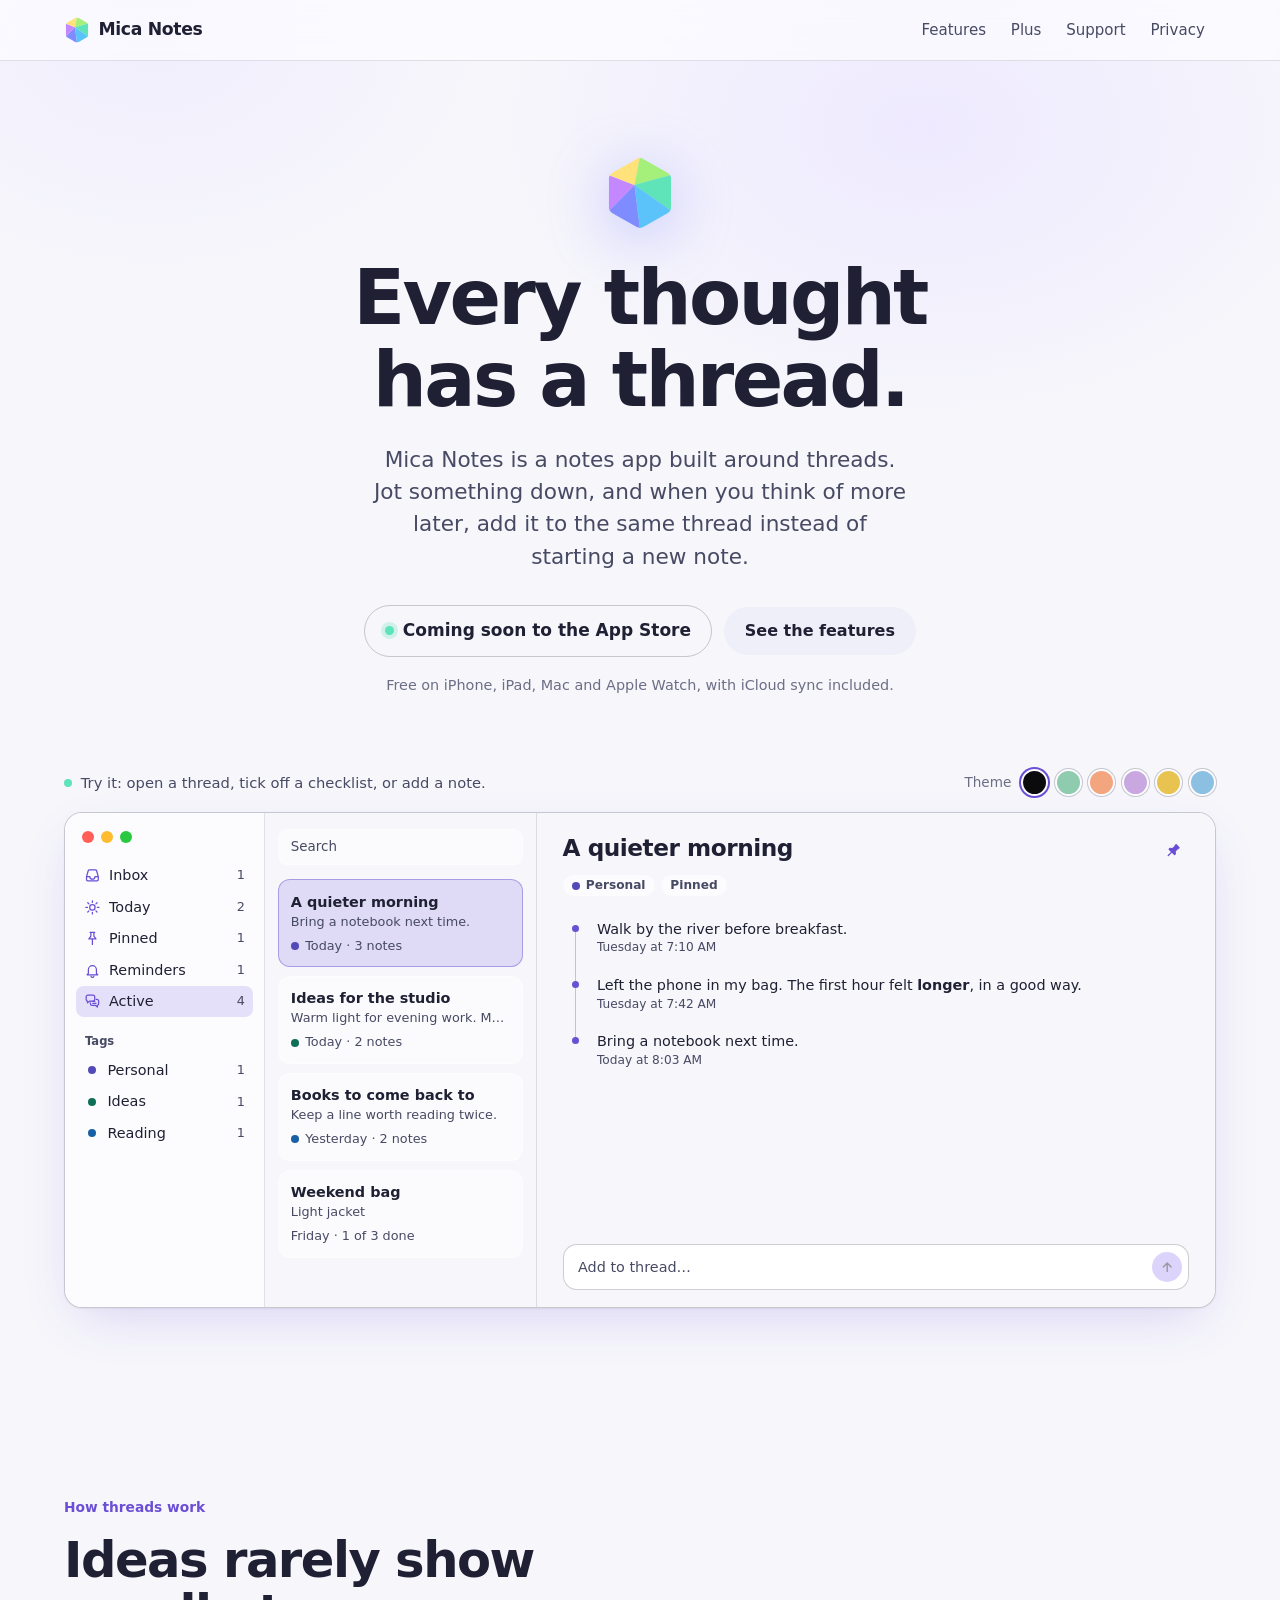
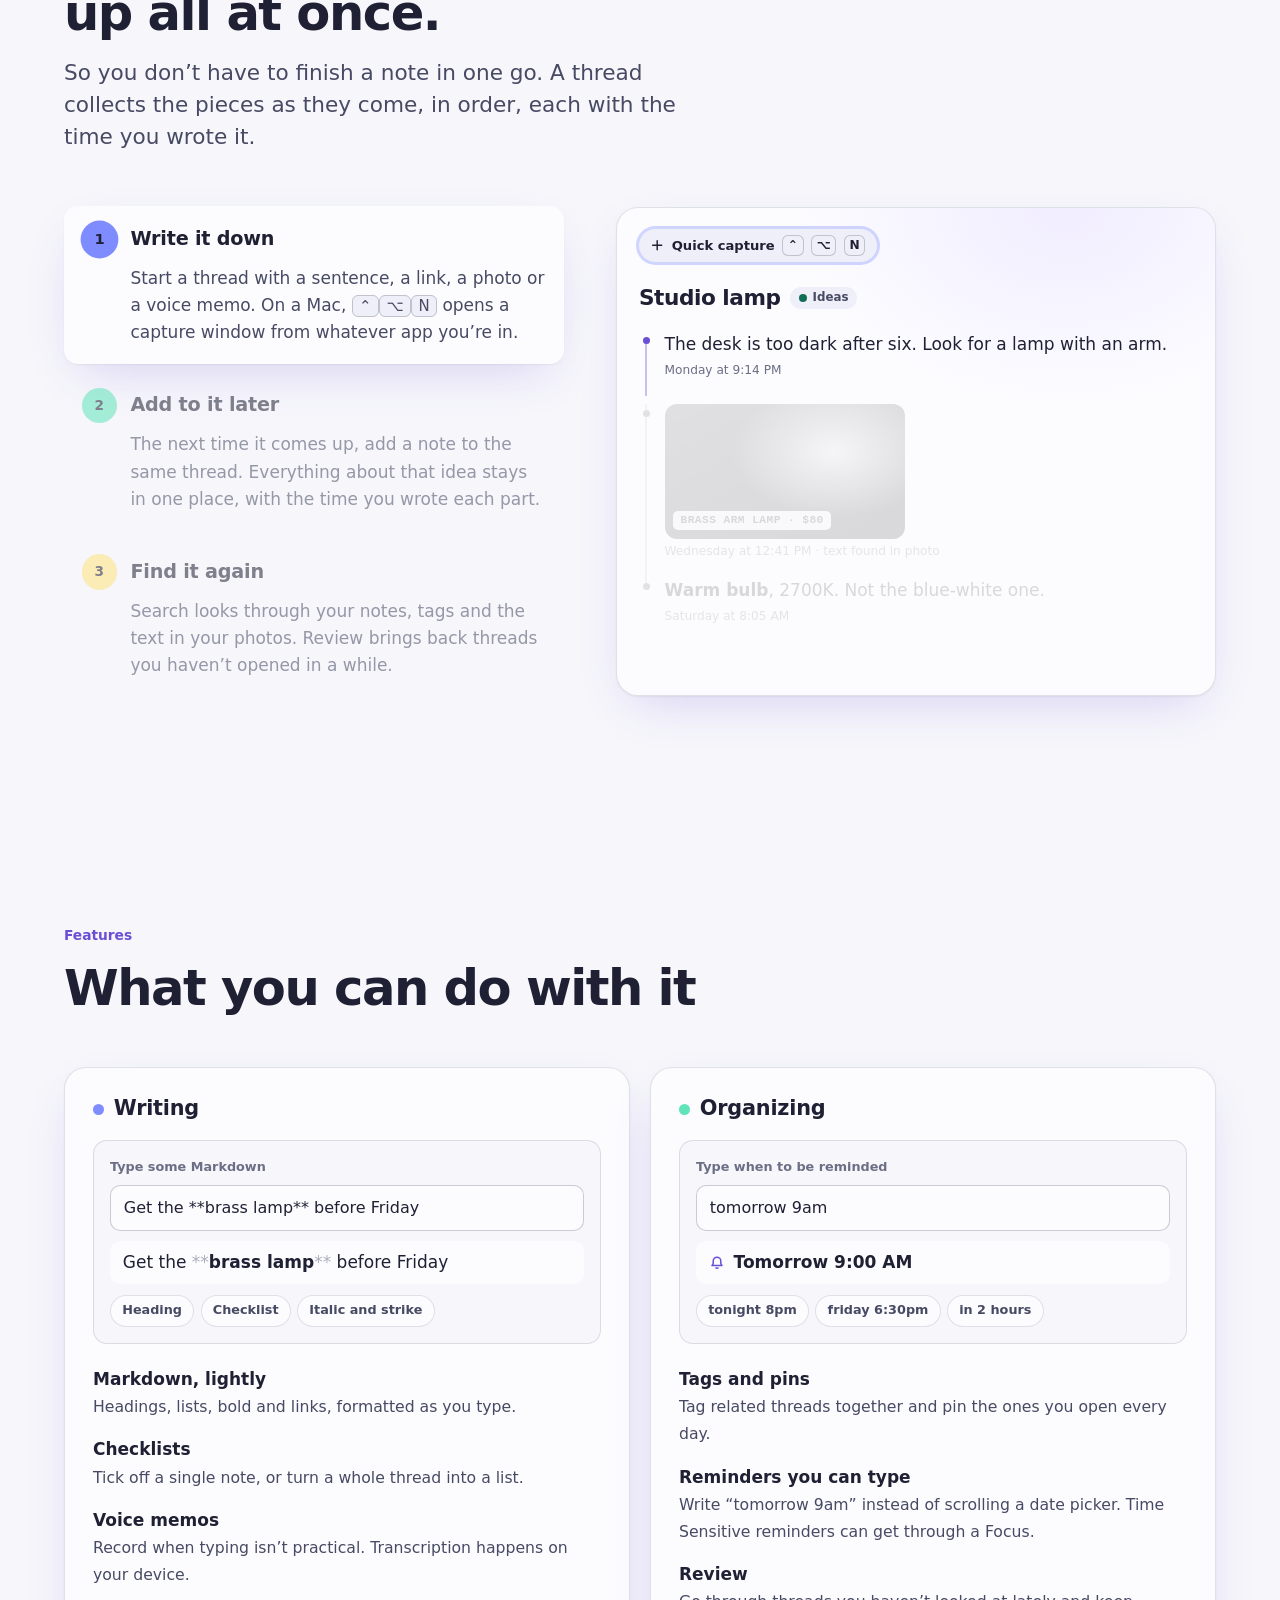
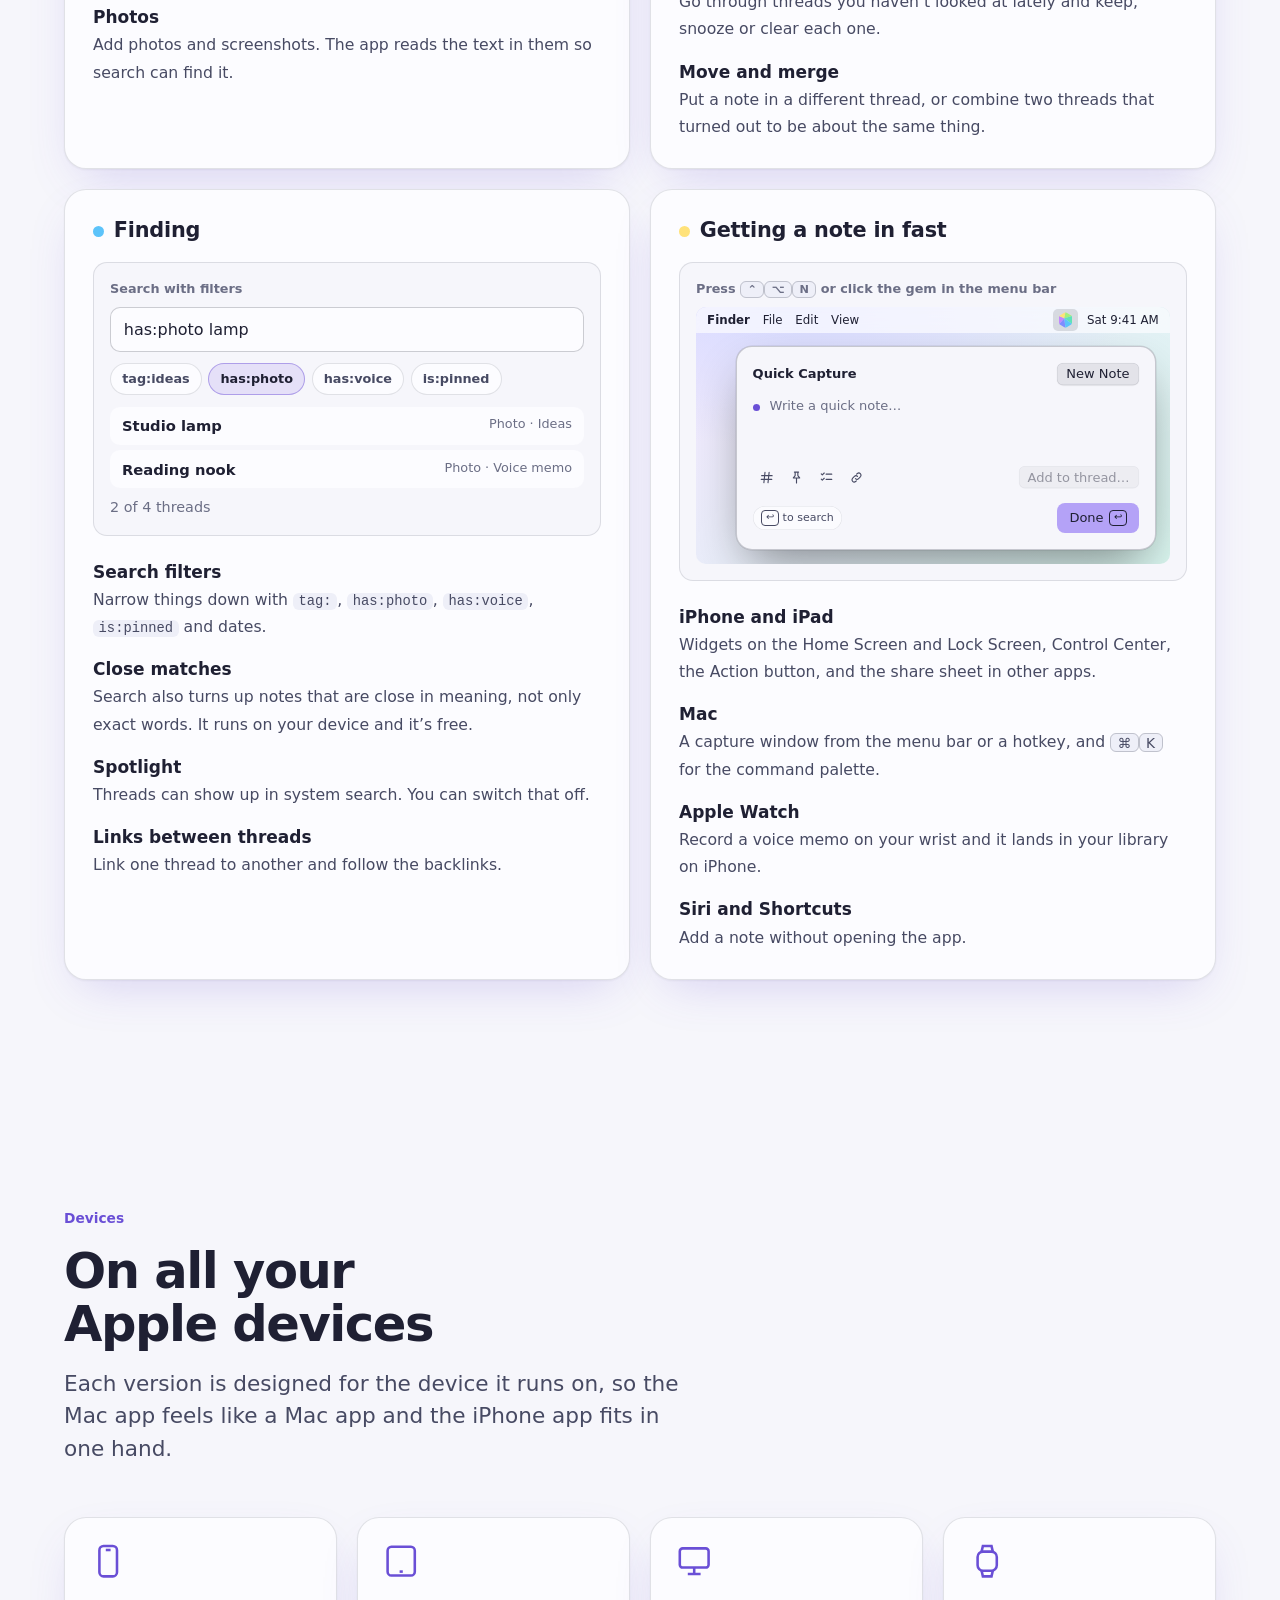
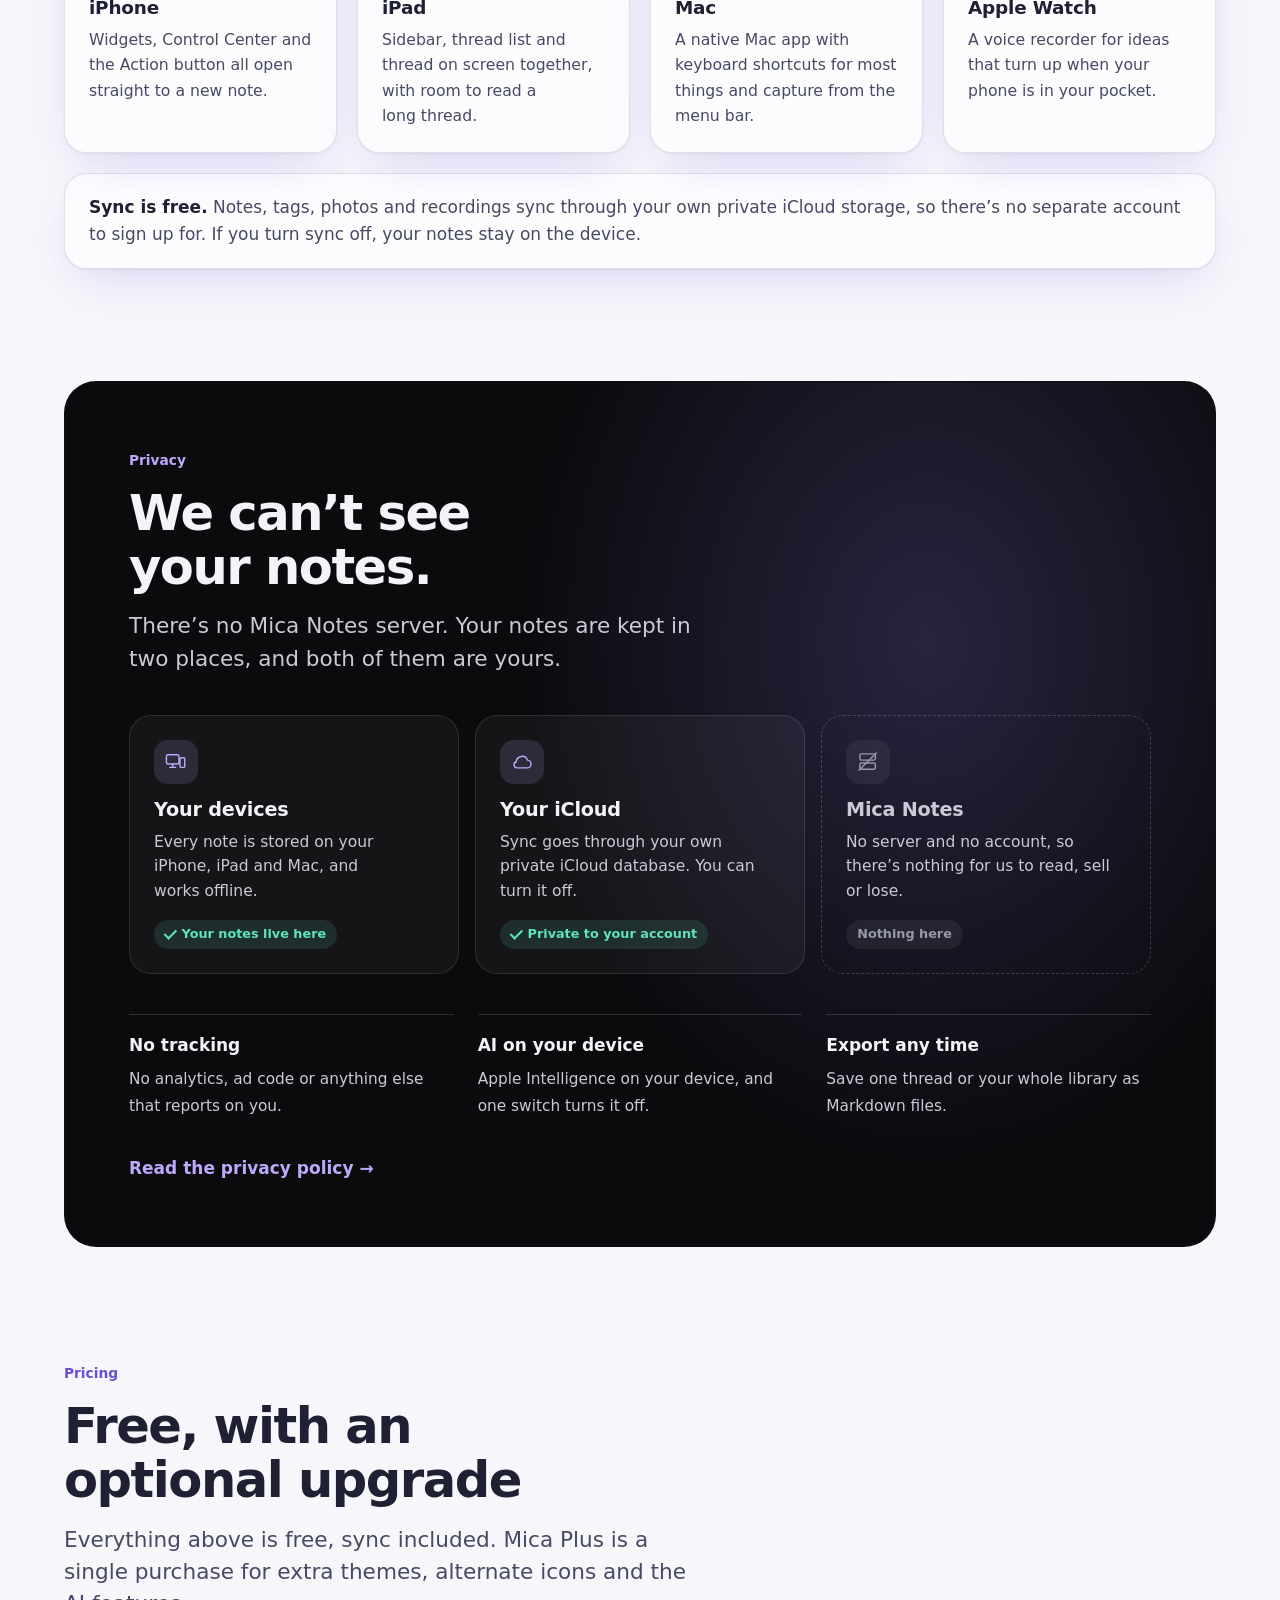
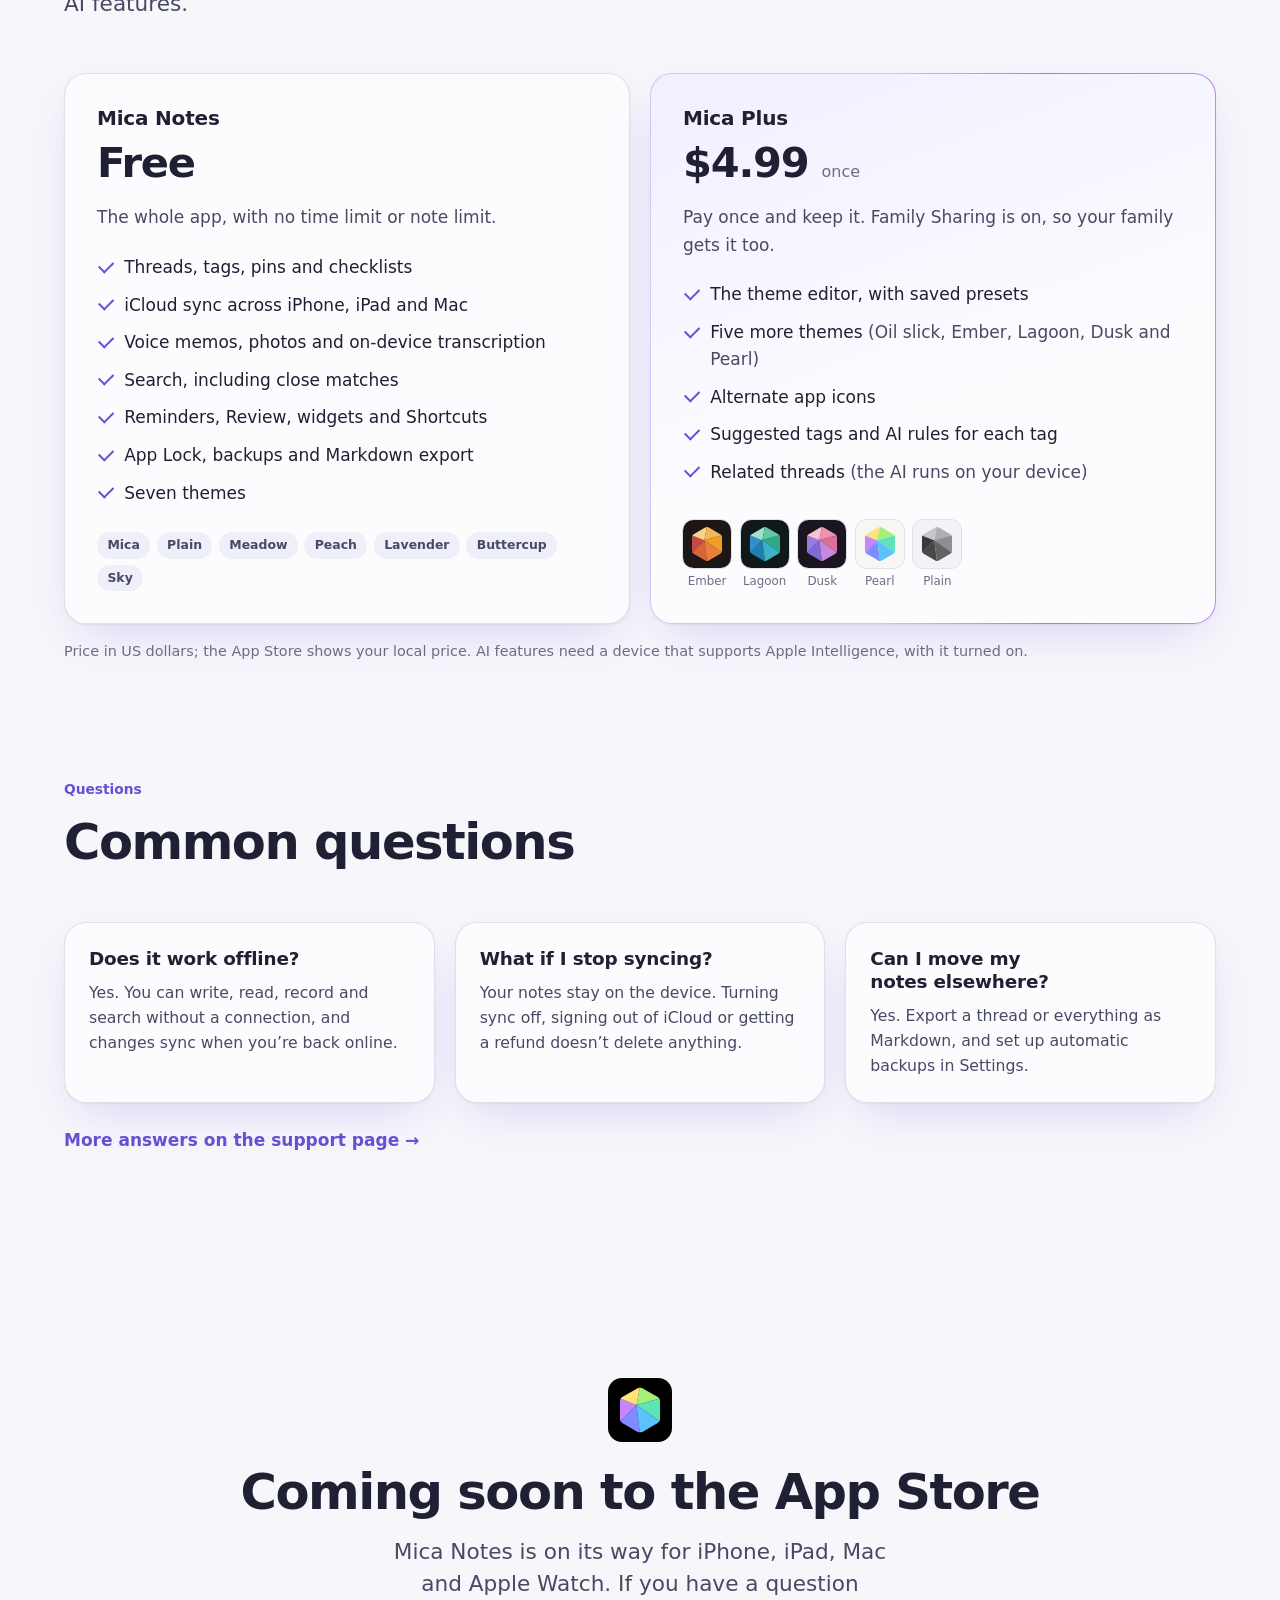
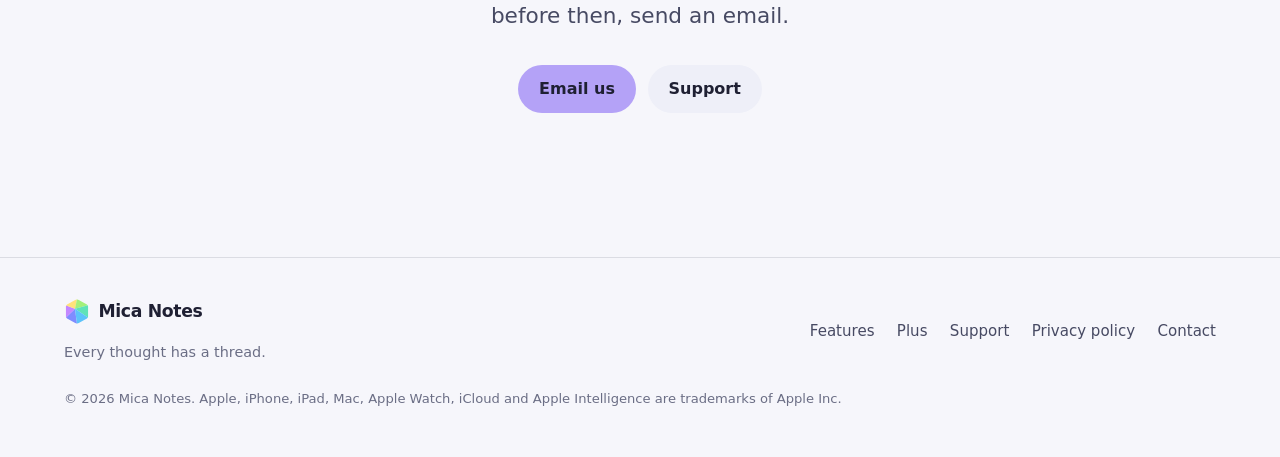
<file: index.html>
<!doctype html>
<html lang="en-US">
<head>
  <meta charset="utf-8">
  <meta name="viewport" content="width=device-width, initial-scale=1">
  <meta name="color-scheme" content="light dark">
  <meta name="theme-color" content="#F6F6FB" media="(prefers-color-scheme: light)">
  <meta name="theme-color" content="#0B0B0E" media="(prefers-color-scheme: dark)">
  <title>Mica Notes: notes that grow in threads</title>
  <meta name="description" content="Mica Notes is a notes app for iPhone, iPad, Mac and Apple Watch where each idea gets its own thread, and you add to it as you think of more. Free, with iCloud sync.">
  <link rel="canonical" href="https://shaswat28.github.io/mica-notes/">
  <meta property="og:type" content="website">
  <meta property="og:title" content="Mica Notes">
  <meta property="og:description" content="Every thought has a thread. Threaded notes for iPhone, iPad, Mac and Apple Watch, free with iCloud sync.">
  <meta property="og:url" content="https://shaswat28.github.io/mica-notes/">
  <meta property="og:image" content="https://shaswat28.github.io/mica-notes/assets/social-card.png">
  <meta name="twitter:card" content="summary_large_image">
  <link rel="icon" href="assets/favicon.svg" type="image/svg+xml">
  <link rel="apple-touch-icon" href="assets/apple-touch-icon.png">
  <link rel="stylesheet" href="styles.css">
  <script src="site.js" defer></script>
</head>
<body>
<a class="skip-link" href="#main">Skip to content</a>
<header class="site-header">
  <div class="wrap">
    <a class="wordmark" href="./"><img src="assets/gem.svg" alt="" width="26" height="26">Mica Notes</a>
    <nav class="site-nav" aria-label="Main">
      <a class="nav-optional" href="#features">Features</a>
      <a href="#plus">Plus</a>
      <a href="support.html">Support</a>
      <a href="privacy.html">Privacy</a>
    </nav>
  </div>
</header>

<main id="main">
  <section class="hero wrap" aria-labelledby="hero-title">
    <img class="gem-mark" src="assets/gem.svg" alt="" width="72" height="72">
    <h1 id="hero-title">Every thought<br>has a thread.</h1>
    <p class="lead">Mica Notes is a notes app built around threads. Jot something down, and when you think of more later, add it to the same thread instead of starting a new note.</p>
    <div class="actions">
      <span class="status-pill">Coming soon to the App Store</span>
      <a class="button button-quiet" href="#features">See the features</a>
    </div>
    <p class="small">Free on iPhone, iPad, Mac and Apple Watch, with iCloud sync included.</p>

    <div class="showcase">
      <div class="demo" data-theme="mica">
        <div class="demo-bar">
          <p class="demo-hint">Try it: open a thread, tick off a checklist, or add a note.</p>
          <div class="theme-picker" role="group" aria-label="Demo theme">
            <span>Theme</span>
            <button class="swatch" data-theme="mica" style="--sw:#0B0B0E" aria-pressed="true" aria-label="Mica"></button>
            <button class="swatch" data-theme="meadow" style="--sw:#8FCBAE" aria-pressed="false" aria-label="Meadow"></button>
            <button class="swatch" data-theme="peach" style="--sw:#F2A57E" aria-pressed="false" aria-label="Peach"></button>
            <button class="swatch" data-theme="lavender" style="--sw:#C9A8E2" aria-pressed="false" aria-label="Lavender"></button>
            <button class="swatch" data-theme="buttercup" style="--sw:#E8C350" aria-pressed="false" aria-label="Buttercup"></button>
            <button class="swatch" data-theme="sky" style="--sw:#8BC0E2" aria-pressed="false" aria-label="Sky"></button>
          </div>
        </div>
        <div class="window" role="region" aria-label="Mica Notes demo">
          <nav class="window-sidebar" aria-label="Demo sidebar">
            <div class="traffic" aria-hidden="true"><i></i><i></i><i></i></div>
            <div class="side-group">
              <button class="side-row" data-scope="inbox" aria-pressed="false"><svg class="side-icon" viewBox="0 0 20 20" aria-hidden="true"><path d="M3 11.5V15a1.5 1.5 0 0 0 1.5 1.5h11A1.5 1.5 0 0 0 17 15v-3.5M3 11.5l2-7A1.5 1.5 0 0 1 6.4 3.5h7.2A1.5 1.5 0 0 1 15 4.5l2 7M3 11.5h4a3 3 0 0 0 6 0h4"/></svg>Inbox<span class="count" data-count="inbox"></span></button>
              <button class="side-row" data-scope="today" aria-pressed="false"><svg class="side-icon" viewBox="0 0 20 20" aria-hidden="true"><circle cx="10" cy="10" r="3.2"/><path d="M10 2.2v1.9M10 15.9v1.9M2.2 10h1.9M15.9 10h1.9M4.5 4.5l1.3 1.3M14.2 14.2l1.3 1.3M4.5 15.5l1.3-1.3M14.2 5.8l1.3-1.3"/></svg>Today<span class="count" data-count="today"></span></button>
              <button class="side-row" data-scope="pinned" aria-pressed="false"><svg class="side-icon" viewBox="0 0 20 20" aria-hidden="true"><path d="M7.2 2.8h5.6M8.2 2.8v4.6L5.8 10.6h8.4l-2.4-3.2V2.8M10 10.6v6.6"/></svg>Pinned<span class="count" data-count="pinned"></span></button>
              <button class="side-row" data-scope="reminders" aria-pressed="false"><svg class="side-icon" viewBox="0 0 20 20" aria-hidden="true"><path d="M5.2 13.6V9.2a4.8 4.8 0 0 1 9.6 0v4.4l1.5 1.6H3.7zM8.4 17.2a1.7 1.7 0 0 0 3.2 0"/></svg>Reminders<span class="count" data-count="reminders"></span></button>
              <button class="side-row is-on" data-scope="all" aria-pressed="true"><svg class="side-icon" viewBox="0 0 20 20" aria-hidden="true"><path d="M2.6 4.6a2 2 0 0 1 2-2h6.2a2 2 0 0 1 2 2v3.1a2 2 0 0 1-2 2H6.6l-2.5 2V9.6a2 2 0 0 1-1.5-1.9z"/><path d="M14.6 7.6h.8a2 2 0 0 1 2 2v3.2a2 2 0 0 1-1.5 1.9v2l-2.5-2H9.6a2 2 0 0 1-2-2v-.9"/><path d="M10.4 12.3h4M10.4 10h2.4"/></svg>Active<span class="count" data-count="all"></span></button>
            </div>
            <div class="side-group">
              <div class="side-label">Tags</div>
              <button class="side-row" data-scope="tag:personal" aria-pressed="false"><span class="dot" style="background:var(--tag-1)"></span>Personal<span class="count" data-count="tag:personal"></span></button>
              <button class="side-row" data-scope="tag:ideas" aria-pressed="false"><span class="dot" style="background:var(--tag-2)"></span>Ideas<span class="count" data-count="tag:ideas"></span></button>
              <button class="side-row" data-scope="tag:reading" aria-pressed="false"><span class="dot" style="background:var(--tag-3)"></span>Reading<span class="count" data-count="tag:reading"></span></button>
            </div>
          </nav>
          <div class="window-list">
            <label class="visually-hidden" for="demo-search">Search the demo</label>
            <input class="list-search" id="demo-search" type="search" placeholder="Search" autocomplete="off">
            <div class="js-thread-list">
              <div class="thread-card is-on"><b>A quieter morning</b><span>Bring a notebook next time.</span><span class="meta"><span class="dot" style="background:var(--tag-1)"></span><span>Personal · 3 notes</span></span></div>
              <div class="thread-card"><b>Ideas for the studio</b><span>Warm light for evening work.</span><span class="meta"><span class="dot" style="background:var(--tag-2)"></span><span>Ideas · 2 notes</span></span></div>
              <div class="thread-card"><b>Books to come back to</b><span>Keep a line worth reading twice.</span><span class="meta"><span class="dot" style="background:var(--tag-3)"></span><span>Reading · 2 notes</span></span></div>
              <div class="thread-card"><b>Weekend bag</b><span>Light jacket</span><span class="meta"><span>Checklist · 1 of 3</span></span></div>
            </div>
          </div>
          <div class="window-detail">
            <div class="mobile-threads" role="group" aria-label="Threads"></div>
            <div class="detail-body">
              <div class="detail-head">
                <h2 class="detail-title">A quieter morning</h2>
                <button class="pin-btn" aria-pressed="true" aria-label="Unpin thread"><svg viewBox="0 0 24 24" fill="currentColor" aria-hidden="true"><path d="M15.2 3.3a1 1 0 0 1 1.4 0l4.1 4.1a1 1 0 0 1 0 1.4l-1.3 1.3a1 1 0 0 1-1 .25l-3.1 3.1.4 3.4a1 1 0 0 1-.3.8l-1 1a1 1 0 0 1-1.4 0l-3.2-3.2-4.5 4.5a.9.9 0 1 1-1.3-1.3l4.5-4.5-3.2-3.2a1 1 0 0 1 0-1.4l1-1a1 1 0 0 1 .8-.3l3.4.4 3.1-3.1a1 1 0 0 1 .25-1z"/></svg></button>
              </div>
              <div class="chips"><span class="chip"><span class="dot" style="background:var(--tag-1)"></span>Personal</span><span class="chip">Pinned</span></div>
            </div>
            <div class="timeline-scroll">
              <ol class="timeline">
                <li><p>Walk by the river before breakfast.</p><time>Tuesday at 7:10 AM</time></li>
                <li><p>Left the phone in my bag. The first hour felt <strong>longer</strong>, in a good way.</p><time>Tuesday at 7:42 AM</time></li>
                <li><p>Bring a notebook next time.</p><time>Today at 8:03 AM</time></li>
              </ol>
            </div>
            <form class="composer">
              <label class="visually-hidden" for="demo-note">New note</label>
              <input id="demo-note" type="text" placeholder="Add to thread…" autocomplete="off" maxlength="280">
              <button class="send" type="submit" aria-label="Add note"><svg viewBox="0 0 24 24" fill="none" stroke="currentColor" stroke-width="2.4" stroke-linecap="round" stroke-linejoin="round" aria-hidden="true"><path d="M12 19V5M5.5 11.5 12 5l6.5 6.5"/></svg></button>
            </form>
          </div>
        </div>
      </div>
    </div>
  </section>

  <section class="section wrap" aria-labelledby="how-title">
    <div class="section-head" data-reveal>
      <p class="eyebrow">How threads work</p>
      <h2 id="how-title">Ideas rarely show up all at once.</h2>
      <p class="lead">So you don’t have to finish a note in one go. A thread collects the pieces as they come, in order, each with the time you wrote it.</p>
    </div>
    <div class="story" data-reveal>
      <ol class="story-steps">
        <li class="story-step is-on" data-step="1">
          <button type="button" class="story-btn" aria-pressed="true"><span class="step-num" aria-hidden="true">1</span><span class="story-btn-text">Write it down</span></button>
          <p>Start a thread with a sentence, a link, a photo or a voice memo. On a Mac, <kbd>⌃</kbd><kbd>⌥</kbd><kbd>N</kbd> opens a capture window from whatever app you’re in.</p>
        </li>
        <li class="story-step" data-step="2">
          <button type="button" class="story-btn" aria-pressed="false"><span class="step-num" aria-hidden="true">2</span><span class="story-btn-text">Add to it later</span></button>
          <p>The next time it comes up, add a note to the same thread. Everything about that idea stays in one place, with the time you wrote each part.</p>
        </li>
        <li class="story-step" data-step="3">
          <button type="button" class="story-btn" aria-pressed="false"><span class="step-num" aria-hidden="true">3</span><span class="story-btn-text">Find it again</span></button>
          <p>Search looks through your notes, tags and the text in your photos. Review brings back threads you haven’t opened in a while.</p>
        </li>
      </ol>
      <div class="story-stage" data-step="3" role="img" aria-label="A thread called Studio lamp. Monday: the desk is too dark after six, look for a lamp. Wednesday: a photo of a lamp at the market. Saturday: get a warm bulb. A search for lamp finds the first two, including the word in the photo.">
        <div class="stage-bar">
          <span class="stage-capture"><svg viewBox="0 0 16 16" aria-hidden="true"><path d="M8 3v10M3 8h10"/></svg>Quick capture <kbd>⌃</kbd><kbd>⌥</kbd><kbd>N</kbd></span>
          <span class="stage-search"><svg viewBox="0 0 16 16" aria-hidden="true"><circle cx="7" cy="7" r="4.5"/><path d="M10.5 10.5l3 3"/></svg><span class="stage-query">lamp</span><span class="caret"></span></span>
        </div>
        <p class="stage-title">Studio lamp <span class="stage-tag"><span class="dot" style="background:var(--tag-2)"></span>Ideas</span></p>
        <ol class="stage-thread">
          <li class="n1"><p>The desk is too dark after six. Look for a <mark>lamp</mark> with an arm.</p><time>Monday at 9:14 PM</time></li>
          <li class="n2"><div class="stage-photo"><span class="photo-sign">BRASS ARM <mark>LAMP</mark> · $80</span></div><time>Wednesday at 12:41 PM · text found in photo</time></li>
          <li class="n3"><p><b>Warm bulb</b>, 2700K. Not the blue-white one.</p><time>Saturday at 8:05 AM</time></li>
        </ol>
        <p class="stage-review"><svg viewBox="0 0 16 16" aria-hidden="true"><rect x="2.5" y="4" width="11" height="9" rx="2"/><path d="M4.5 2h7"/></svg>In Review: not opened for 3 weeks</p>
      </div>
    </div>
  </section>

  <section id="features" class="section wrap" aria-labelledby="features-title">
    <div class="section-head" data-reveal>
      <p class="eyebrow">Features</p>
      <h2 id="features-title">What you can do with it</h2>
    </div>
    <div class="feature-groups" data-reveal-group>
      <article class="feature-group card">
        <h3><span class="dot" style="background:var(--gem-1)" aria-hidden="true"></span>Writing</h3>
        <div class="try" data-try="markdown">
          <label class="try-label" for="try-md">Type some Markdown</label>
          <input class="try-input" id="try-md" type="text" value="Get the **brass lamp** before Friday" maxlength="90" autocomplete="off" spellcheck="false">
          <p class="md-out" aria-live="polite">Get the <span class="mk">**</span><b>brass lamp</b><span class="mk">**</span> before Friday</p>
          <div class="try-chips" aria-label="Examples"><button type="button" data-fill="## Studio plans">Heading</button><button type="button" data-fill="- [ ] Order the bulbs">Checklist</button><button type="button" data-fill="Not *this* one, ~~the blue one~~">Italic and strike</button></div>
        </div>
        <ul class="feature-list">
          <li><b>Markdown, lightly</b><span>Headings, lists, bold and links, formatted as you type.</span></li>
          <li><b>Checklists</b><span>Tick off a single note, or turn a whole thread into a list.</span></li>
          <li><b>Voice memos</b><span>Record when typing isn’t practical. Transcription happens on your device.</span></li>
          <li><b>Photos</b><span>Add photos and screenshots. The app reads the text in them so search can find it.</span></li>
        </ul>
      </article>
      <article class="feature-group card">
        <h3><span class="dot" style="background:var(--gem-5)" aria-hidden="true"></span>Organizing</h3>
        <div class="try" data-try="reminder">
          <label class="try-label" for="try-rem">Type when to be reminded</label>
          <input class="try-input" id="try-rem" type="text" value="tomorrow 9am" maxlength="40" autocomplete="off" spellcheck="false">
          <p class="rem-out" aria-live="polite"><svg viewBox="0 0 16 16" aria-hidden="true"><path d="M8 2.2a3.8 3.8 0 0 0-3.8 3.8v2.6L3 10.6h10l-1.2-2V6A3.8 3.8 0 0 0 8 2.2zM6.6 12.4a1.5 1.5 0 0 0 2.8 0"/></svg><span class="rem-label">Tomorrow 9:00 AM</span></p>
          <div class="try-chips" aria-label="Examples"><button type="button" data-fill="tonight 8pm">tonight 8pm</button><button type="button" data-fill="friday 6:30pm">friday 6:30pm</button><button type="button" data-fill="in 2 hours">in 2 hours</button></div>
        </div>
        <ul class="feature-list">
          <li><b>Tags and pins</b><span>Tag related threads together and pin the ones you open every day.</span></li>
          <li><b>Reminders you can type</b><span>Write “tomorrow 9am” instead of scrolling a date picker. Time Sensitive reminders can get through a Focus.</span></li>
          <li><b>Review</b><span>Go through threads you haven’t looked at lately and keep, snooze or clear each one.</span></li>
          <li><b>Move and merge</b><span>Put a note in a different thread, or combine two threads that turned out to be about the same thing.</span></li>
        </ul>
      </article>
      <article class="feature-group card">
        <h3><span class="dot" style="background:var(--gem-6)" aria-hidden="true"></span>Finding</h3>
        <div class="try" data-try="search">
          <label class="try-label" for="try-search">Search with filters</label>
          <input class="try-input" id="try-search" type="search" value="has:photo lamp" maxlength="60" autocomplete="off" spellcheck="false">
          <div class="try-chips" aria-label="Add a filter"><button type="button" data-token="tag:ideas">tag:ideas</button><button type="button" data-token="has:photo">has:photo</button><button type="button" data-token="has:voice">has:voice</button><button type="button" data-token="is:pinned">is:pinned</button></div>
          <ul class="search-results" aria-live="polite">
            <li data-tags="ideas" data-has="photo" data-text="studio lamp brass arm lamp market">Studio lamp <span>Photo · Ideas</span></li>
            <li data-tags="personal" data-has="voice" data-pinned data-text="a quieter morning walk by the river">A quieter morning <span>Voice memo · Pinned</span></li>
            <li data-tags="ideas" data-has="" data-text="name ideas for the newsletter">Newsletter names <span>Ideas</span></li>
            <li data-tags="reading" data-has="photo voice" data-text="books to come back to lamp reading nook">Reading nook <span>Photo · Voice memo</span></li>
          </ul>
          <p class="search-count small" aria-hidden="true"></p>
        </div>
        <ul class="feature-list">
          <li><b>Search filters</b><span>Narrow things down with <code>tag:</code>, <code>has:photo</code>, <code>has:voice</code>, <code>is:pinned</code> and dates.</span></li>
          <li><b>Close matches</b><span>Search also turns up notes that are close in meaning, not only exact words. It runs on your device and it’s free.</span></li>
          <li><b>Spotlight</b><span>Threads can show up in system search. You can switch that off.</span></li>
          <li><b>Links between threads</b><span>Link one thread to another and follow the backlinks.</span></li>
        </ul>
      </article>
      <article class="feature-group card">
        <h3><span class="dot" style="background:var(--gem-3)" aria-hidden="true"></span>Getting a note in fast</h3>
        <div class="try" data-try="capture">
          <p class="try-label"><span class="fine-only">Press <kbd>⌃</kbd><kbd>⌥</kbd><kbd>N</kbd> or click the gem in the menu bar</span><span class="coarse-only">Tap the gem in the menu bar</span></p>
          <div class="capture-desk">
            <div class="mac-menubar" aria-hidden="false">
              <span class="mb-left" aria-hidden="true"><b>Finder</b><span>File</span><span>Edit</span><span>View</span></span>
              <span class="mb-right"><button type="button" class="mb-gem" aria-label="Quick Capture" aria-expanded="true"><img src="assets/gem.svg" alt="" width="16" height="16"></button><span class="mb-clock" aria-hidden="true">Sat 9:41 AM</span></span>
            </div>
            <form class="qc" aria-label="Quick Capture">
              <div class="qc-head"><b>Quick Capture</b><button type="button" class="qc-btn qc-new">New Note</button></div>
              <div class="qc-composer"><span class="qc-dot" aria-hidden="true"></span><label class="visually-hidden" for="try-cap">Quick capture draft</label><textarea id="try-cap" rows="3" maxlength="200" placeholder="Write a quick note…"></textarea></div>
              <div class="qc-tools">
                <span class="qc-tool" title="Choose a tag" aria-hidden="true"><svg viewBox="0 0 20 20"><path d="M8 3 6.5 17M13.5 3 12 17M3.5 7.5h14M3 12.5h14"/></svg></span>
                <span class="qc-tool" title="Pin thread" aria-hidden="true"><svg viewBox="0 0 20 20"><path d="M7.2 2.8h5.6M8.2 2.8v4.6L5.8 10.6h8.4l-2.4-3.2V2.8M10 10.6v6.6"/></svg></span>
                <span class="qc-tool" title="Insert checklist item" aria-hidden="true"><svg viewBox="0 0 20 20"><path d="m3 5.2 1.4 1.4L7 4M3 12.2l1.4 1.4L7 11M9.5 5.5h7.5M9.5 12.5h7.5"/></svg></span>
                <span class="qc-tool" title="Paste link" aria-hidden="true"><svg viewBox="0 0 20 20"><path d="M8.6 11.4a3 3 0 0 0 4.2 0l2.6-2.6a3 3 0 0 0-4.2-4.2l-1 1M11.4 8.6a3 3 0 0 0-4.2 0l-2.6 2.6a3 3 0 0 0 4.2 4.2l1-1"/></svg></span>
                <span class="qc-btn qc-thread" aria-hidden="true">Add to thread…</span>
              </div>
              <div class="qc-foot">
                <span class="qc-hint"><span class="keycap">↩</span><span class="qc-hint-text">to search</span></span>
                <button type="submit" class="qc-done">Done <span class="keycap">↩</span></button>
              </div>
            </form>
            <p class="capture-toast" role="status"></p>
          </div>
        </div>
        <ul class="feature-list">
          <li><b>iPhone and iPad</b><span>Widgets on the Home Screen and Lock Screen, Control Center, the Action button, and the share sheet in other apps.</span></li>
          <li><b>Mac</b><span>A capture window from the menu bar or a hotkey, and <kbd>⌘</kbd><kbd>K</kbd> for the command palette.</span></li>
          <li><b>Apple Watch</b><span>Record a voice memo on your wrist and it lands in your library on iPhone.</span></li>
          <li><b>Siri and Shortcuts</b><span>Add a note without opening the app.</span></li>
        </ul>
      </article>
    </div>
  </section>

  <section class="section wrap" aria-labelledby="devices-title">
    <div class="section-head" data-reveal>
      <p class="eyebrow">Devices</p>
      <h2 id="devices-title">On all your Apple devices</h2>
      <p class="lead">Each version is designed for the device it runs on, so the Mac app feels like a Mac app and the iPhone app fits in one hand.</p>
    </div>
    <ul class="devices" data-reveal-group>
      <li class="card">
        <svg class="device-icon" viewBox="0 0 24 24" fill="none" stroke="currentColor" stroke-width="1.6" aria-hidden="true"><rect x="6.5" y="2.5" width="11" height="19" rx="2.6"/><path d="M10.5 5h3"/></svg>
        <h3>iPhone</h3><p>Widgets, Control Center and the Action button all open straight to a new note.</p>
      </li>
      <li class="card">
        <svg class="device-icon" viewBox="0 0 24 24" fill="none" stroke="currentColor" stroke-width="1.6" aria-hidden="true"><rect x="3.5" y="3" width="17" height="18" rx="2.4"/><path d="M11 18.5h2"/></svg>
        <h3>iPad</h3><p>Sidebar, thread list and thread on screen together, with room to read a long thread.</p>
      </li>
      <li class="card">
        <svg class="device-icon" viewBox="0 0 24 24" fill="none" stroke="currentColor" stroke-width="1.6" aria-hidden="true"><rect x="3" y="4" width="18" height="12" rx="1.8"/><path d="M8 20h8M12 16v4"/></svg>
        <h3>Mac</h3><p>A native Mac app with keyboard shortcuts for most things and capture from the menu bar.</p>
      </li>
      <li class="card">
        <svg class="device-icon" viewBox="0 0 24 24" fill="none" stroke="currentColor" stroke-width="1.6" aria-hidden="true"><rect x="6" y="6" width="12" height="12" rx="3.4"/><path d="M8.5 6l.8-3.5h5.4l.8 3.5M8.5 18l.8 3.5h5.4l.8-3.5"/></svg>
        <h3>Apple Watch</h3><p>A voice recorder for ideas that turn up when your phone is in your pocket.</p>
      </li>
    </ul>
    <div class="sync-note card" data-reveal>
      <p><strong>Sync is free.</strong> Notes, tags, photos and recordings sync through your own private iCloud storage, so there’s no separate account to sign up for. If you turn sync off, your notes stay on the device.</p>
    </div>
  </section>

  <section class="wrap" aria-labelledby="privacy-title">
    <div class="privacy-band" data-reveal>
      <div class="privacy-head">
        <p class="eyebrow">Privacy</p>
        <h2 id="privacy-title">We can’t see your notes.</h2>
        <p class="lead">There’s no Mica Notes server. Your notes are kept in two places, and both of them are yours.</p>
      </div>
      <ol class="places" data-reveal-group>
        <li class="place">
          <span class="place-icon" aria-hidden="true"><svg viewBox="0 0 24 24"><rect x="2.5" y="5" width="13" height="9.5" rx="1.6"/><path d="M6 18h6M9 14.5V18"/><rect x="16.5" y="8" width="5" height="10" rx="1.3"/></svg></span>
          <h3>Your devices</h3>
          <p>Every note is stored on your iPhone, iPad and Mac, and works offline.</p>
          <span class="place-tag is-yes">Your notes live here</span>
        </li>
        <li class="place">
          <span class="place-icon" aria-hidden="true"><svg viewBox="0 0 24 24"><path d="M7 18.5h10.5a4 4 0 0 0 .6-8 6 6 0 0 0-11.6 1.6A3.3 3.3 0 0 0 7 18.5z"/></svg></span>
          <h3>Your iCloud</h3>
          <p>Sync goes through your own private iCloud database. You can turn it off.</p>
          <span class="place-tag is-yes">Private to your account</span>
        </li>
        <li class="place is-empty">
          <span class="place-icon" aria-hidden="true"><svg viewBox="0 0 24 24"><rect x="4" y="4" width="16" height="6.5" rx="1.6"/><rect x="4" y="13.5" width="16" height="6.5" rx="1.6"/><path d="M3 21 21 3"/></svg></span>
          <h3>Mica Notes</h3>
          <p>No server and no account, so there’s nothing for us to read, sell or lose.</p>
          <span class="place-tag">Nothing here</span>
        </li>
      </ol>
      <ul class="privacy-points">
        <li><b>No tracking</b><span>No analytics, ad code or anything else that reports on you.</span></li>
        <li><b>AI on your device</b><span>Apple Intelligence on your device, and one switch turns it off.</span></li>
        <li><b>Export any time</b><span>Save one thread or your whole library as Markdown files.</span></li>
      </ul>
      <a class="arrow-link" href="privacy.html">Read the privacy policy <span aria-hidden="true">→</span></a>
    </div>
  </section>

  <section id="plus" class="section wrap" aria-labelledby="plus-title">
    <div class="section-head" data-reveal>
      <p class="eyebrow">Pricing</p>
      <h2 id="plus-title">Free, with an optional upgrade</h2>
      <p class="lead">Everything above is free, sync included. Mica Plus is a single purchase for extra themes, alternate icons and the AI features.</p>
    </div>
    <div class="pricing" data-reveal-group>
      <article class="plan card" aria-labelledby="free-title">
        <h3 class="plan-name" id="free-title">Mica Notes</h3>
        <p class="price">Free</p>
        <p>The whole app, with no time limit or note limit.</p>
        <ul class="ticks">
          <li>Threads, tags, pins and checklists</li>
          <li>iCloud sync across iPhone, iPad and Mac</li>
          <li>Voice memos, photos and on-device transcription</li>
          <li>Search, including close matches</li>
          <li>Reminders, Review, widgets and Shortcuts</li>
          <li>App Lock, backups and Markdown export</li>
          <li>Seven themes</li>
        </ul>
        <ul class="swatches" aria-label="Free themes">
          <li>Mica</li><li>Plain</li><li>Meadow</li><li>Peach</li><li>Lavender</li><li>Buttercup</li><li>Sky</li>
        </ul>
      </article>
      <article class="plan plus card" aria-labelledby="plus-plan-title">
        <h3 class="plan-name" id="plus-plan-title">Mica Plus</h3>
        <p class="price">$4.99 <small>once</small></p>
        <p>Pay once and keep it. Family Sharing is on, so your family gets it too.</p>
        <ul class="ticks">
          <li>The theme editor, with saved presets</li>
          <li>Five more themes <span>(Oil slick, Ember, Lagoon, Dusk and Pearl)</span></li>
          <li>Alternate app icons</li>
          <li>Suggested tags and AI rules for each tag</li>
          <li>Related threads <span>(the AI runs on your device)</span></li>
        </ul>
        <ul class="icon-row" aria-label="Alternate app icons">
          <li><img src="assets/icon-ember.svg" alt="" width="48" height="48">Ember</li>
          <li><img src="assets/icon-lagoon.svg" alt="" width="48" height="48">Lagoon</li>
          <li><img src="assets/icon-dusk.svg" alt="" width="48" height="48">Dusk</li>
          <li><img src="assets/icon-pearl.svg" alt="" width="48" height="48">Pearl</li>
          <li><img src="assets/icon-plain.svg" alt="" width="48" height="48">Plain</li>
        </ul>
      </article>
    </div>
    <p class="small" style="margin-top:1rem">Price in US dollars; the App Store shows your local price. AI features need a device that supports Apple Intelligence, with it turned on.</p>
  </section>

  <section class="section wrap" aria-labelledby="faq-title" style="padding-top:0">
    <div class="section-head" data-reveal>
      <p class="eyebrow">Questions</p>
      <h2 id="faq-title">Common questions</h2>
    </div>
    <div class="faq-grid" data-reveal-group>
      <article class="card"><h3>Does it work offline?</h3><p>Yes. You can write, read, record and search without a connection, and changes sync when you’re back online.</p></article>
      <article class="card"><h3>What if I stop syncing?</h3><p>Your notes stay on the device. Turning sync off, signing out of iCloud or getting a refund doesn’t delete anything.</p></article>
      <article class="card"><h3>Can I move my notes elsewhere?</h3><p>Yes. Export a thread or everything as Markdown, and set up automatic backups in Settings.</p></article>
    </div>
    <p style="margin-top:1.5rem" data-reveal><a class="arrow-link" href="support.html">More answers on the support page <span aria-hidden="true">→</span></a></p>
  </section>

  <section class="section wrap closing" aria-labelledby="closing-title" data-reveal>
    <img src="assets/icon-default.svg" alt="" width="64" height="64" style="border-radius:22%">
    <h2 id="closing-title">Coming soon to the App Store</h2>
    <p class="lead">Mica Notes is on its way for iPhone, iPad, Mac and Apple Watch. If you have a question before then, send an email.</p>
    <div class="actions">
      <a class="button button-primary" href="mailto:micanotes.support@gmail.com">Email us</a>
      <a class="button button-quiet" href="support.html">Support</a>
    </div>
  </section>
</main>

<footer class="site-footer">
  <div class="wrap">
    <div class="footer-brand">
      <a class="wordmark" href="./"><img src="assets/gem.svg" alt="" width="26" height="26">Mica Notes</a>
      <p>Every thought has a thread.</p>
    </div>
    <nav class="footer-nav" aria-label="Footer">
      <a href="./#features">Features</a>
      <a href="./#plus">Plus</a>
      <a href="support.html">Support</a>
      <a href="privacy.html">Privacy policy</a>
      <a href="mailto:micanotes.support@gmail.com">Contact</a>
    </nav>
    <p class="footer-legal">© 2026 Mica Notes. Apple, iPhone, iPad, Mac, Apple Watch, iCloud and Apple Intelligence are trademarks of Apple Inc.</p>
  </div>
</footer>
</body>
</html>
</file>
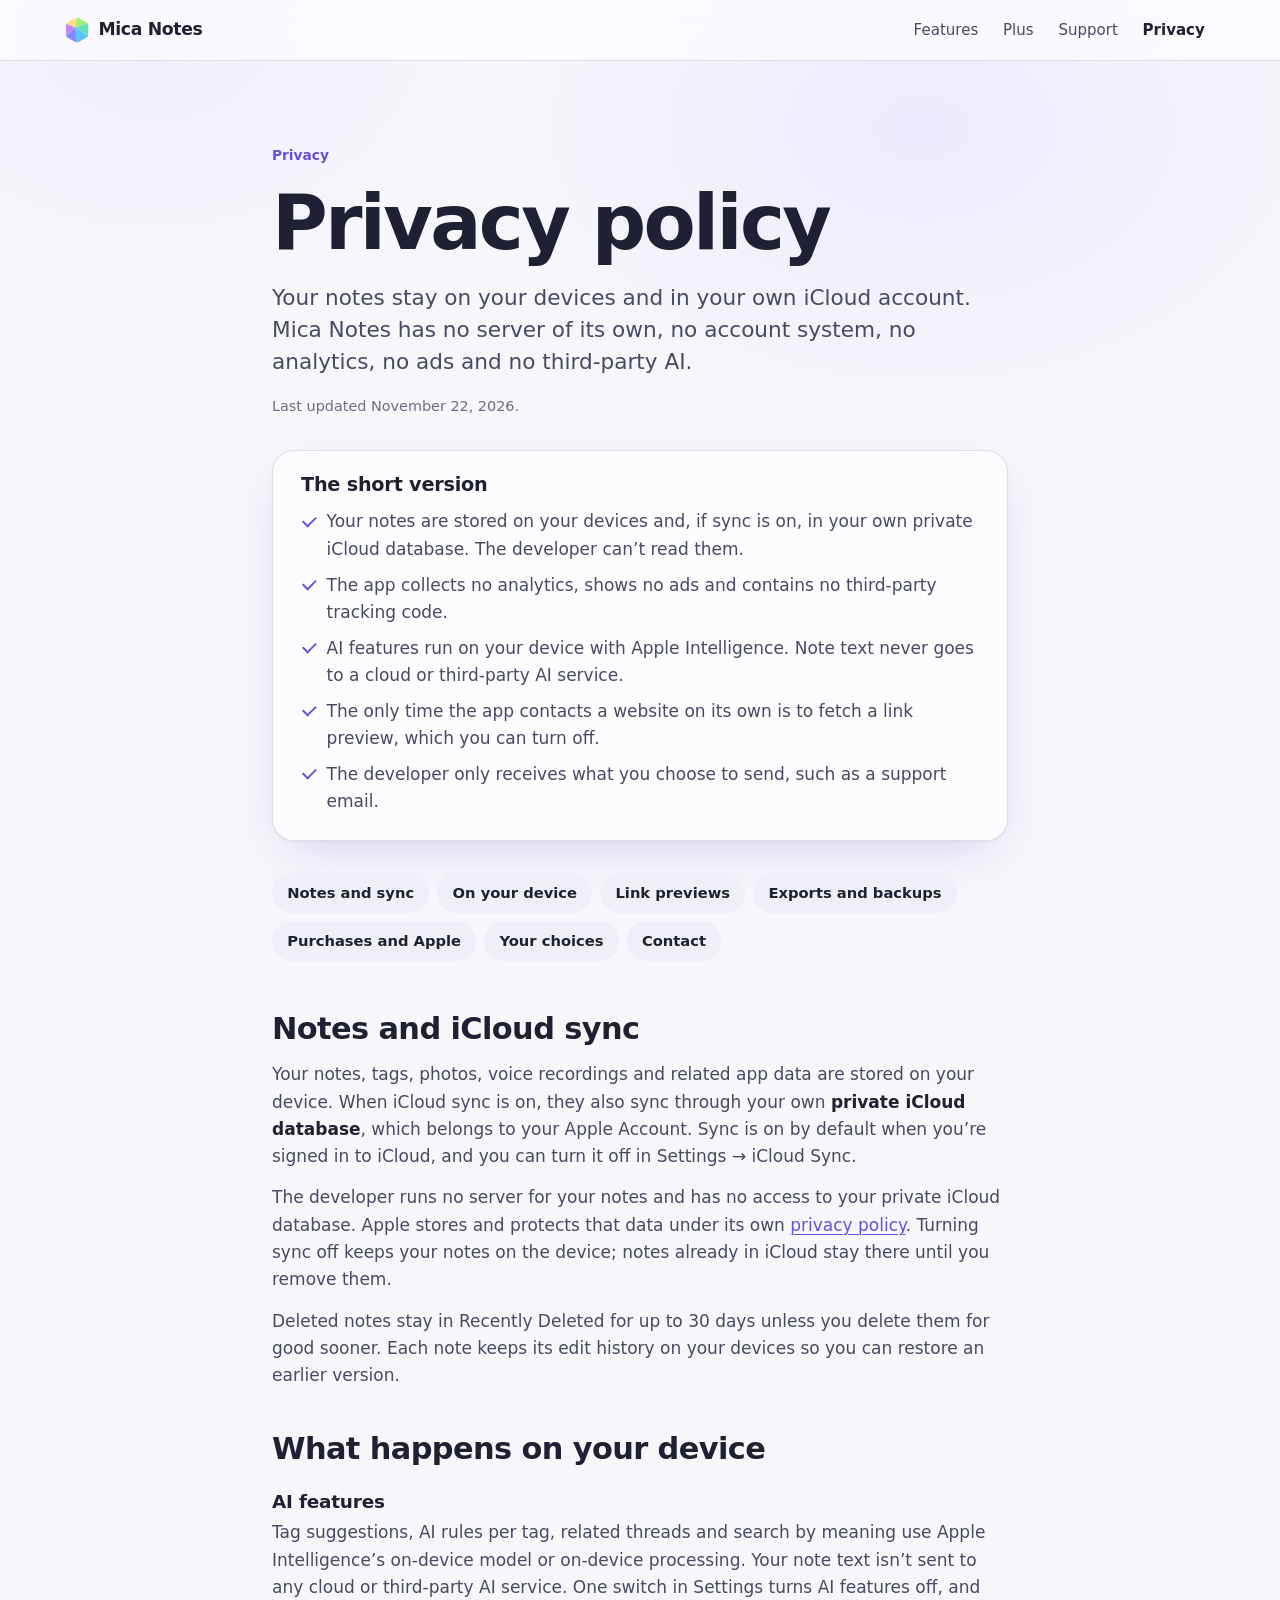
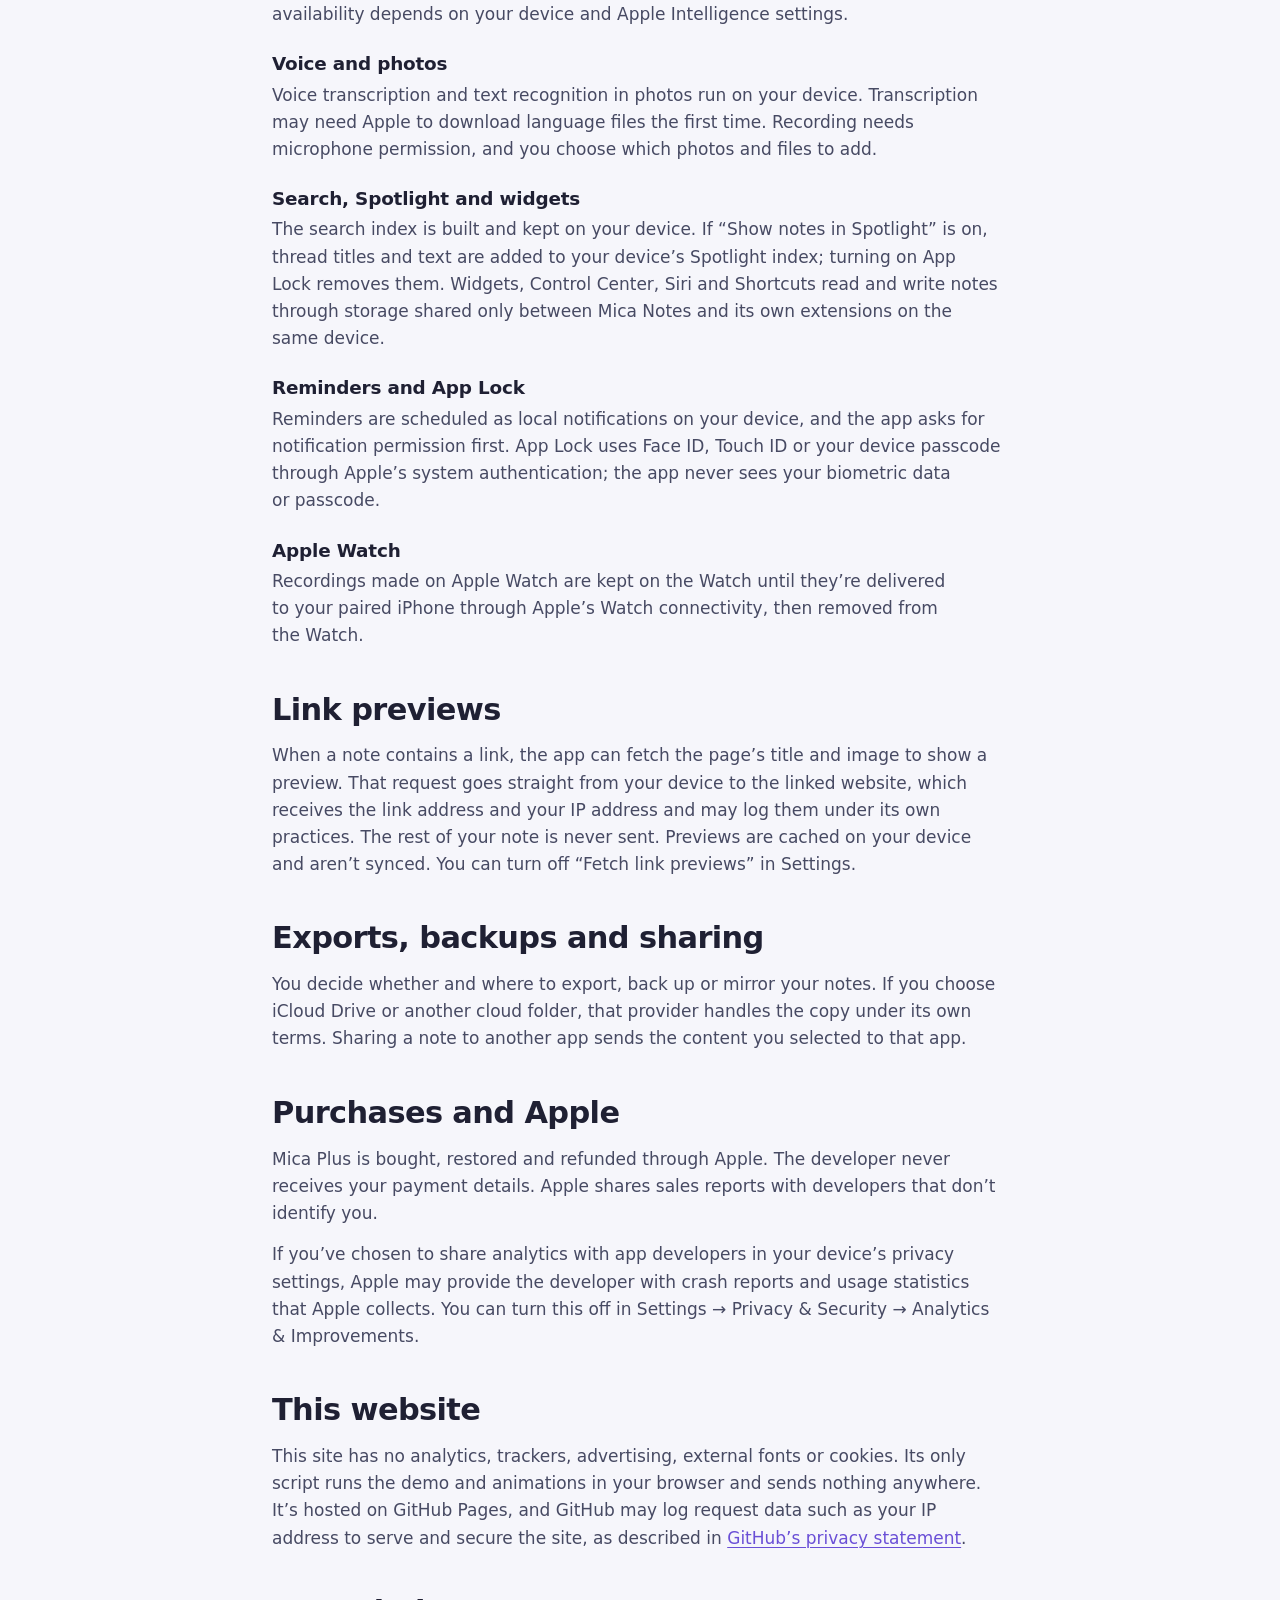
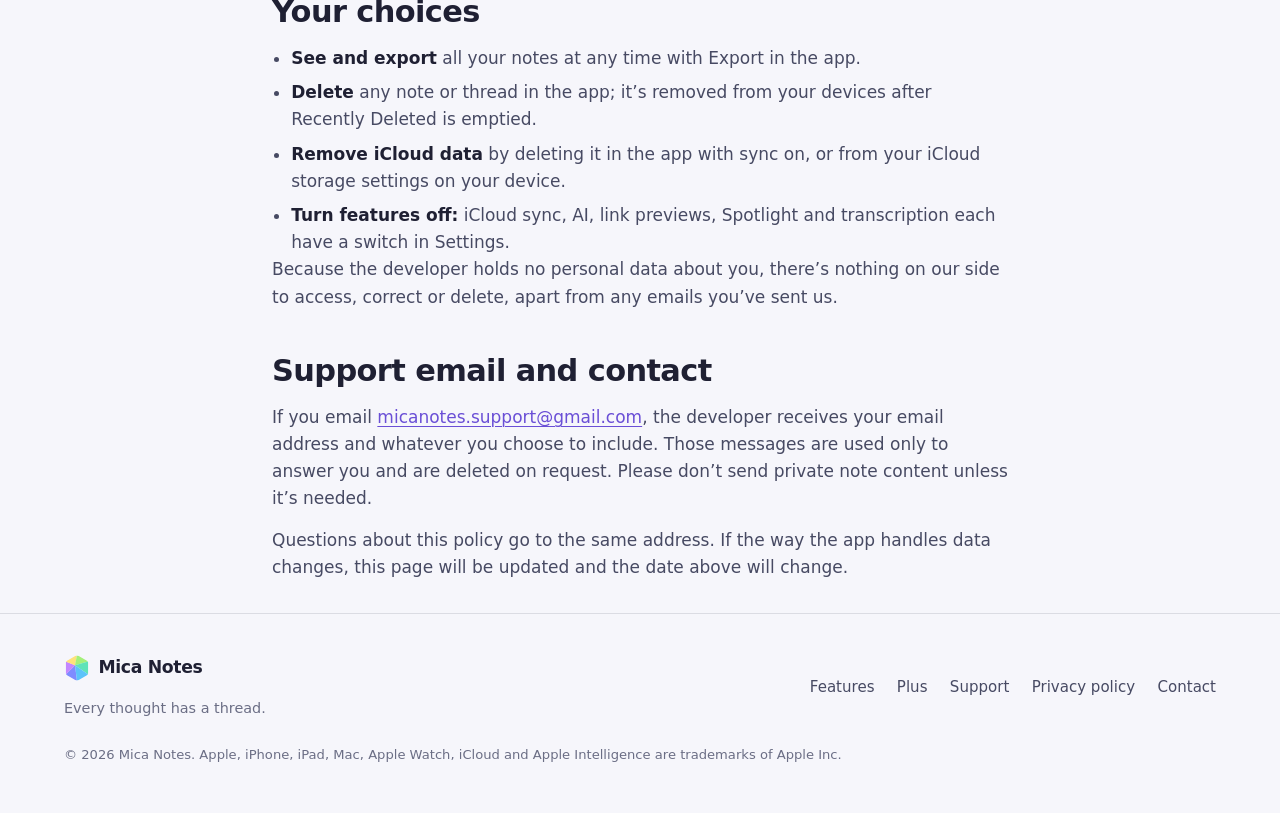
<file: privacy.html>
<!doctype html>
<html lang="en-US">
<head>
  <meta charset="utf-8">
  <meta name="viewport" content="width=device-width, initial-scale=1">
  <meta name="color-scheme" content="light dark">
  <meta name="theme-color" content="#F6F6FB" media="(prefers-color-scheme: light)">
  <meta name="theme-color" content="#0B0B0E" media="(prefers-color-scheme: dark)">
  <title>Privacy policy · Mica Notes</title>
  <meta name="description" content="How Mica Notes handles your notes: stored on your devices, synced through your own iCloud, no analytics, no ads and no third-party AI.">
  <link rel="canonical" href="https://shaswat28.github.io/mica-notes/privacy.html">
  <link rel="icon" href="assets/favicon.svg" type="image/svg+xml">
  <link rel="apple-touch-icon" href="assets/apple-touch-icon.png">
  <link rel="stylesheet" href="styles.css">
  <script src="site.js" defer></script>
</head>
<body>
<a class="skip-link" href="#main">Skip to content</a>
<header class="site-header">
  <div class="wrap">
    <a class="wordmark" href="./"><img src="assets/gem.svg" alt="" width="26" height="26">Mica Notes</a>
    <nav class="site-nav" aria-label="Main">
      <a class="nav-optional" href="./#features">Features</a>
      <a href="./#plus">Plus</a>
      <a href="support.html">Support</a>
      <a href="privacy.html" aria-current="page">Privacy</a>
    </nav>
  </div>
</header>

<main id="main" class="narrow">
  <div class="page-hero">
    <p class="eyebrow">Privacy</p>
    <h1>Privacy policy</h1>
    <p class="lead">Your notes stay on your devices and in your own iCloud account. Mica Notes has no server of its own, no account system, no analytics, no ads and no third-party AI.</p>
    <p class="small">Last updated November 22, 2026.</p>
  </div>

  <section class="summary-box card" aria-labelledby="short-title" style="margin-top:0">
    <h2 id="short-title">The short version</h2>
    <ul>
      <li>Your notes are stored on your devices and, if sync is on, in your own private iCloud database. The developer can’t read them.</li>
      <li>The app collects no analytics, shows no ads and contains no third-party tracking code.</li>
      <li>AI features run on your device with Apple Intelligence. Note text never goes to a cloud or third-party AI service.</li>
      <li>The only time the app contacts a website on its own is to fetch a link preview, which you can turn off.</li>
      <li>The developer only receives what you choose to send, such as a support email.</li>
    </ul>
  </section>

  <nav aria-label="Sections of this policy">
    <ul class="toc">
      <li><a href="#notes">Notes and sync</a></li>
      <li><a href="#device">On your device</a></li>
      <li><a href="#links">Link previews</a></li>
      <li><a href="#copies">Exports and backups</a></li>
      <li><a href="#apple">Purchases and Apple</a></li>
      <li><a href="#rights">Your choices</a></li>
      <li><a href="#contact">Contact</a></li>
    </ul>
  </nav>

  <section class="doc-section" id="notes" aria-labelledby="notes-title">
    <h2 id="notes-title">Notes and iCloud sync</h2>
    <p>Your notes, tags, photos, voice recordings and related app data are stored on your device. When iCloud sync is on, they also sync through your own <strong>private iCloud database</strong>, which belongs to your Apple Account. Sync is on by default when you’re signed in to iCloud, and you can turn it off in Settings → iCloud Sync.</p>
    <p>The developer runs no server for your notes and has no access to your private iCloud database. Apple stores and protects that data under its own <a href="https://www.apple.com/legal/privacy/">privacy policy</a>. Turning sync off keeps your notes on the device; notes already in iCloud stay there until you remove them.</p>
    <p>Deleted notes stay in Recently Deleted for up to 30 days unless you delete them for good sooner. Each note keeps its edit history on your devices so you can restore an earlier version.</p>
  </section>

  <section class="doc-section" id="device" aria-labelledby="device-title">
    <h2 id="device-title">What happens on your device</h2>
    <h3>AI features</h3>
    <p>Tag suggestions, AI rules per tag, related threads and search by meaning use Apple Intelligence’s on-device model or on-device processing. Your note text isn’t sent to any cloud or third-party AI service. One switch in Settings turns AI features off, and availability depends on your device and Apple Intelligence settings.</p>
    <h3>Voice and photos</h3>
    <p>Voice transcription and text recognition in photos run on your device. Transcription may need Apple to download language files the first time. Recording needs microphone permission, and you choose which photos and files to add.</p>
    <h3>Search, Spotlight and widgets</h3>
    <p>The search index is built and kept on your device. If “Show notes in Spotlight” is on, thread titles and text are added to your device’s Spotlight index; turning on App Lock removes them. Widgets, Control Center, Siri and Shortcuts read and write notes through storage shared only between Mica Notes and its own extensions on the same device.</p>
    <h3>Reminders and App Lock</h3>
    <p>Reminders are scheduled as local notifications on your device, and the app asks for notification permission first. App Lock uses Face ID, Touch ID or your device passcode through Apple’s system authentication; the app never sees your biometric data or passcode.</p>
    <h3>Apple Watch</h3>
    <p>Recordings made on Apple Watch are kept on the Watch until they’re delivered to your paired iPhone through Apple’s Watch connectivity, then removed from the Watch.</p>
  </section>

  <section class="doc-section" id="links" aria-labelledby="links-title">
    <h2 id="links-title">Link previews</h2>
    <p>When a note contains a link, the app can fetch the page’s title and image to show a preview. That request goes straight from your device to the linked website, which receives the link address and your IP address and may log them under its own practices. The rest of your note is never sent. Previews are cached on your device and aren’t synced. You can turn off “Fetch link previews” in Settings.</p>
  </section>

  <section class="doc-section" id="copies" aria-labelledby="copies-title">
    <h2 id="copies-title">Exports, backups and sharing</h2>
    <p>You decide whether and where to export, back up or mirror your notes. If you choose iCloud Drive or another cloud folder, that provider handles the copy under its own terms. Sharing a note to another app sends the content you selected to that app.</p>
  </section>

  <section class="doc-section" id="apple" aria-labelledby="apple-title">
    <h2 id="apple-title">Purchases and Apple</h2>
    <p>Mica Plus is bought, restored and refunded through Apple. The developer never receives your payment details. Apple shares sales reports with developers that don’t identify you.</p>
    <p>If you’ve chosen to share analytics with app developers in your device’s privacy settings, Apple may provide the developer with crash reports and usage statistics that Apple collects. You can turn this off in Settings → Privacy &amp; Security → Analytics &amp; Improvements.</p>
  </section>

  <section class="doc-section" id="website" aria-labelledby="website-title">
    <h2 id="website-title">This website</h2>
    <p>This site has no analytics, trackers, advertising, external fonts or cookies. Its only script runs the demo and animations in your browser and sends nothing anywhere. It’s hosted on GitHub Pages, and GitHub may log request data such as your IP address to serve and secure the site, as described in <a href="https://docs.github.com/en/site-policy/privacy-policies/github-general-privacy-statement">GitHub’s privacy statement</a>.</p>
  </section>

  <section class="doc-section" id="rights" aria-labelledby="rights-title">
    <h2 id="rights-title">Your choices</h2>
    <ul>
      <li><strong>See and export</strong> all your notes at any time with Export in the app.</li>
      <li><strong>Delete</strong> any note or thread in the app; it’s removed from your devices after Recently Deleted is emptied.</li>
      <li><strong>Remove iCloud data</strong> by deleting it in the app with sync on, or from your iCloud storage settings on your device.</li>
      <li><strong>Turn features off:</strong> iCloud sync, AI, link previews, Spotlight and transcription each have a switch in Settings.</li>
    </ul>
    <p>Because the developer holds no personal data about you, there’s nothing on our side to access, correct or delete, apart from any emails you’ve sent us.</p>
  </section>


  <section class="doc-section" id="contact" aria-labelledby="contact-title">
    <h2 id="contact-title">Support email and contact</h2>
    <p>If you email <a href="mailto:micanotes.support@gmail.com">micanotes.support@gmail.com</a>, the developer receives your email address and whatever you choose to include. Those messages are used only to answer you and are deleted on request. Please don’t send private note content unless it’s needed.</p>
    <p>Questions about this policy go to the same address. If the way the app handles data changes, this page will be updated and the date above will change.</p>
  </section>
</main>

<footer class="site-footer">
  <div class="wrap">
    <div class="footer-brand">
      <a class="wordmark" href="./"><img src="assets/gem.svg" alt="" width="26" height="26">Mica Notes</a>
      <p>Every thought has a thread.</p>
    </div>
    <nav class="footer-nav" aria-label="Footer">
      <a href="./#features">Features</a>
      <a href="./#plus">Plus</a>
      <a href="support.html">Support</a>
      <a href="privacy.html">Privacy policy</a>
      <a href="mailto:micanotes.support@gmail.com">Contact</a>
    </nav>
    <p class="footer-legal">© 2026 Mica Notes. Apple, iPhone, iPad, Mac, Apple Watch, iCloud and Apple Intelligence are trademarks of Apple Inc.</p>
  </div>
</footer>
</body>
</html>
</file>
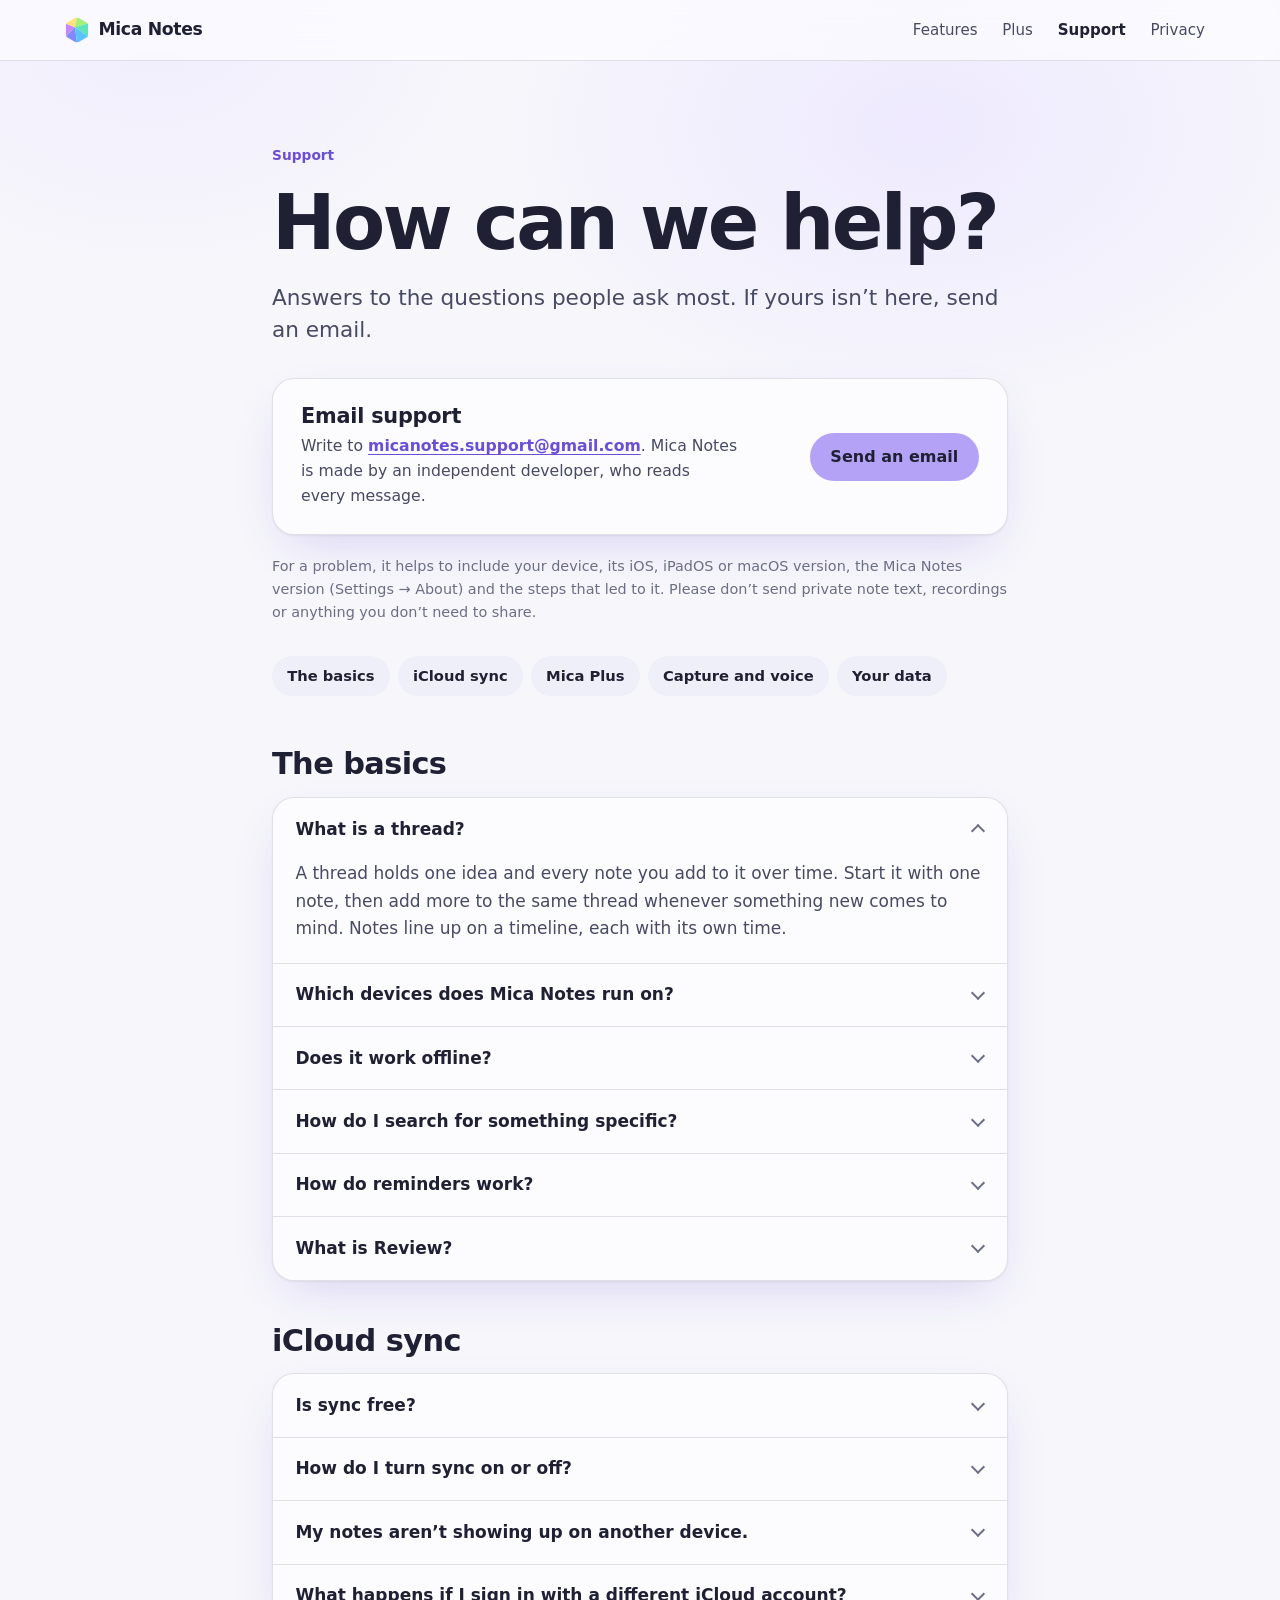
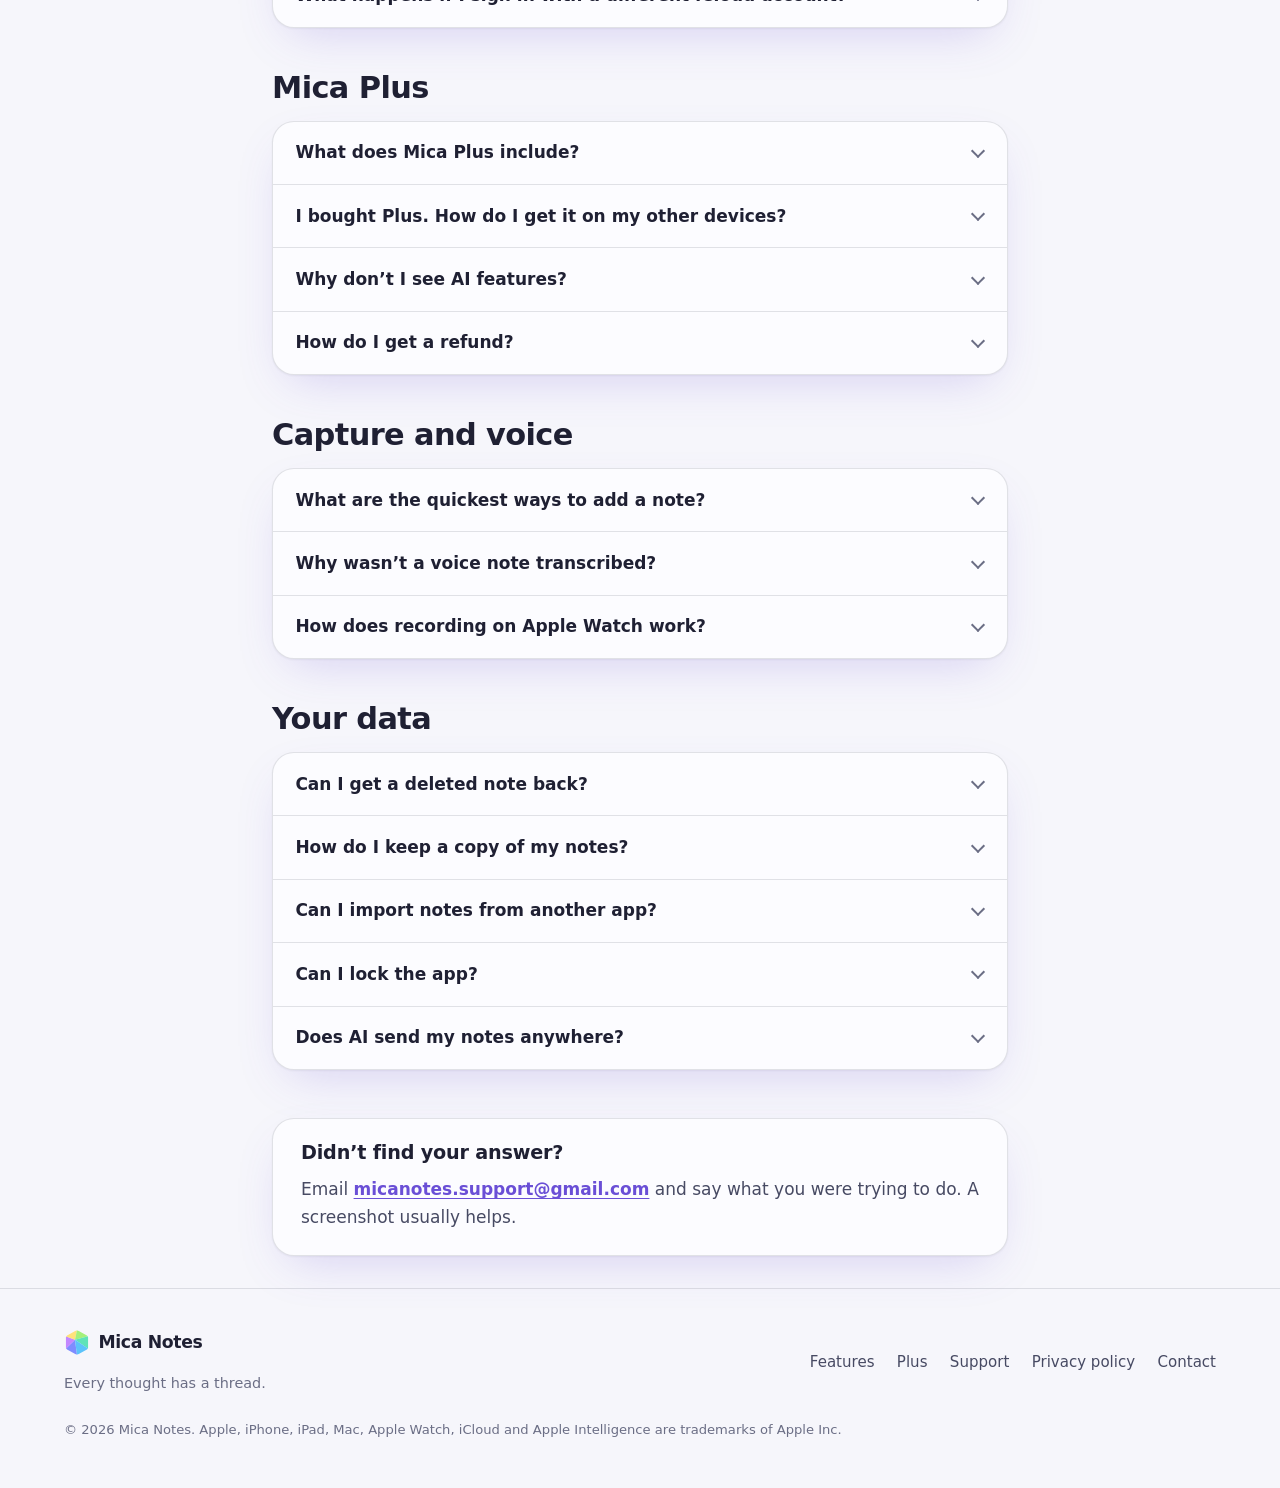
<file: support.html>
<!doctype html>
<html lang="en-US">
<head>
  <meta charset="utf-8">
  <meta name="viewport" content="width=device-width, initial-scale=1">
  <meta name="color-scheme" content="light dark">
  <meta name="theme-color" content="#F6F6FB" media="(prefers-color-scheme: light)">
  <meta name="theme-color" content="#0B0B0E" media="(prefers-color-scheme: dark)">
  <title>Support · Mica Notes</title>
  <meta name="description" content="Help with Mica Notes: threads, iCloud sync, Mica Plus, voice notes, export and backups, and how to contact support.">
  <link rel="canonical" href="https://shaswat28.github.io/mica-notes/support.html">
  <link rel="icon" href="assets/favicon.svg" type="image/svg+xml">
  <link rel="apple-touch-icon" href="assets/apple-touch-icon.png">
  <link rel="stylesheet" href="styles.css">
  <script src="site.js" defer></script>
</head>
<body>
<a class="skip-link" href="#main">Skip to content</a>
<header class="site-header">
  <div class="wrap">
    <a class="wordmark" href="./"><img src="assets/gem.svg" alt="" width="26" height="26">Mica Notes</a>
    <nav class="site-nav" aria-label="Main">
      <a class="nav-optional" href="./#features">Features</a>
      <a href="./#plus">Plus</a>
      <a href="support.html" aria-current="page">Support</a>
      <a href="privacy.html">Privacy</a>
    </nav>
  </div>
</header>

<main id="main" class="narrow">
  <div class="page-hero">
    <p class="eyebrow">Support</p>
    <h1>How can we help?</h1>
    <p class="lead">Answers to the questions people ask most. If yours isn’t here, send an email.</p>
  </div>

  <section class="contact-card card" id="contact" aria-labelledby="contact-title">
    <div>
      <h2 id="contact-title">Email support</h2>
      <p>Write to <a class="email" href="mailto:micanotes.support@gmail.com">micanotes.support@gmail.com</a>. Mica Notes is made by an independent developer, who reads every message.</p>
    </div>
    <a class="button button-primary" href="mailto:micanotes.support@gmail.com?subject=Mica%20Notes%20support">Send an email</a>
  </section>
  <p class="small">For a problem, it helps to include your device, its iOS, iPadOS or macOS version, the Mica Notes version (Settings → About) and the steps that led to it. Please don’t send private note text, recordings or anything you don’t need to share.</p>

  <nav aria-label="Topics on this page">
    <ul class="toc">
      <li><a href="#basics">The basics</a></li>
      <li><a href="#sync">iCloud sync</a></li>
      <li><a href="#plus">Mica Plus</a></li>
      <li><a href="#capture">Capture and voice</a></li>
      <li><a href="#data">Your data</a></li>
    </ul>
  </nav>

  <section class="doc-section" id="basics" aria-labelledby="basics-title">
    <h2 id="basics-title">The basics</h2>
    <div class="faq card">
      <details open><summary>What is a thread?</summary><div class="answer"><p>A thread holds one idea and every note you add to it over time. Start it with one note, then add more to the same thread whenever something new comes to mind. Notes line up on a timeline, each with its own time.</p></div></details>
      <details><summary>Which devices does Mica Notes run on?</summary><div class="answer"><p>iPhone and iPad with iOS or iPadOS 26 or later, and Mac with macOS 26 or later. On Apple Watch with watchOS 26 or later, there’s a voice recorder that sends recordings to your iPhone. AI features and transcription also depend on your device and language.</p></div></details>
      <details><summary>Does it work offline?</summary><div class="answer"><p>Yes. You can write, read, record and search without a connection. Changes sync the next time you’re online. Link previews need a connection, and transcription may need a one-time language download from Apple.</p></div></details>
      <details><summary>How do I search for something specific?</summary><div class="answer"><p>Type in the search field. You can add filters to narrow results:</p><ul><li><code>tag:ideas</code> for threads with a tag</li><li><code>has:link</code>, <code>has:photo</code> or <code>has:voice</code></li><li><code>is:pinned</code></li><li><code>after:2026-01-31</code> or <code>before:2026-03-01</code></li></ul><p>Search also matches by meaning, so a note can turn up even when you don’t remember the exact words.</p></div></details>
      <details><summary>How do reminders work?</summary><div class="answer"><p>Tap the bell in a thread’s toolbar and type a time in plain words, like “tomorrow 9am”, or a repeating one, like “every friday 9am”. Turn on Time Sensitive for a reminder that should come through a Focus. Mica Notes asks for notification permission the first time you set one.</p></div></details>
      <details><summary>What is Review?</summary><div class="answer"><p>Review shows threads you haven’t opened in a while, one at a time, so you can keep, snooze or clear each one.</p></div></details>
    </div>
  </section>

  <section class="doc-section" id="sync" aria-labelledby="sync-title">
    <h2 id="sync-title">iCloud sync</h2>
    <div class="faq card">
      <details><summary>Is sync free?</summary><div class="answer"><p>Yes. Sync across iPhone, iPad and Mac is part of the free app. Notes, tags, photos and voice recordings sync through your own private iCloud database, and their storage counts toward your iCloud storage.</p></div></details>
      <details><summary>How do I turn sync on or off?</summary><div class="answer"><p>Sync is on by default when you’re signed in to iCloud. Change it in Settings → iCloud Sync. Turning sync off keeps every note on that device, and notes already in iCloud stay there.</p></div></details>
      <details><summary>My notes aren’t showing up on another device.</summary><div class="answer"><p>Try these in order:</p><ol><li>Check that both devices are signed in to the same Apple Account in iCloud.</li><li>Check that iCloud is allowed for Mica Notes in your device’s iCloud settings.</li><li>Open Settings → iCloud Sync in Mica Notes on both devices. It shows the last sync time and a Retry button when something went wrong.</li><li>Make sure there’s free iCloud storage. Large photos and recordings need room to upload.</li><li>Give it a moment on a good connection. Photos and voice recordings can arrive a little after the note text.</li></ol><p>If it still doesn’t catch up, <a href="#contact">email support</a> with what the sync screen says on each device.</p></div></details>
      <details><summary>What happens if I sign in with a different iCloud account?</summary><div class="answer"><p>Mica Notes opens a separate library for that account, so two people’s notes never mix. You can keep your current library separate or copy its notes into the new one. Nothing is deleted when you switch.</p></div></details>
    </div>
  </section>

  <section class="doc-section" id="plus" aria-labelledby="plus-title">
    <h2 id="plus-title">Mica Plus</h2>
    <div class="faq card">
      <details><summary>What does Mica Plus include?</summary><div class="answer"><p>Mica Plus is a one-time $4.99 purchase (or your local price). It unlocks:</p><ul><li>the theme customizer and saved presets</li><li>five more themes: Oil slick, Ember, Lagoon, Dusk and Pearl</li><li>alternate app icons</li><li>AI tag suggestions, AI rules per tag and related threads, using Apple Intelligence on your device</li></ul><p>Everything else is free, including sync and search by meaning.</p></div></details>
      <details><summary>I bought Plus. How do I get it on my other devices?</summary><div class="answer"><p>Open the Mica Plus screen in Settings and tap Restore Purchases, signed in to the App Store with the Apple Account you bought it with. Family Sharing is on, so people in your family group get Plus too.</p></div></details>
      <details><summary>Why don’t I see AI features?</summary><div class="answer"><p>They need Mica Plus, a device that supports Apple Intelligence, and Apple Intelligence turned on in your device settings. Check that the AI switch in Mica Notes Settings is on too. While Apple’s model is downloading or unavailable, the app keeps working without it.</p></div></details>
      <details><summary>How do I get a refund?</summary><div class="answer"><p>Purchases go through Apple, so refunds do too. Request one at <a href="https://reportaproblem.apple.com">reportaproblem.apple.com</a>. If Plus is refunded, your notes stay exactly as they are, and the app switches back to a free theme while keeping your custom theme settings.</p></div></details>
    </div>
  </section>

  <section class="doc-section" id="capture" aria-labelledby="capture-title">
    <h2 id="capture-title">Capture and voice</h2>
    <div class="faq card">
      <details><summary>What are the quickest ways to add a note?</summary><div class="answer"><ul><li><strong>iPhone and iPad:</strong> Home Screen and Lock Screen widgets, Control Center, the Action button, or Share → Mica Notes from another app.</li><li><strong>Mac:</strong> press <kbd>⌃</kbd><kbd>⌥</kbd><kbd>N</kbd> from any app for quick capture, or use the menu bar icon. You can change the shortcut in Settings.</li><li><strong>Siri and Shortcuts:</strong> add a note without opening the app.</li></ul></div></details>
      <details><summary>Why wasn’t a voice note transcribed?</summary><div class="answer"><p>Check that “Transcribe voice notes” is on in Settings. Transcription runs on your device, so it needs a supported device and language, and sometimes a language download from Apple. The recording is always saved and can still be played.</p></div></details>
      <details><summary>How does recording on Apple Watch work?</summary><div class="answer"><p>Record on the Watch and the recording waits there until it can reach your paired iPhone, even if the iPhone is out of range for a while. Once it’s in your library, it syncs to your other devices like any other note.</p></div></details>
    </div>
  </section>

  <section class="doc-section" id="data" aria-labelledby="data-title">
    <h2 id="data-title">Your data</h2>
    <div class="faq card">
      <details><summary>Can I get a deleted note back?</summary><div class="answer"><p>Look in Recently Deleted. Deleted notes stay there for 30 days unless you delete them for good sooner. Each note also keeps its edit history, so you can go back to an earlier version.</p></div></details>
      <details><summary>How do I keep a copy of my notes?</summary><div class="answer"><p>Export a thread or your whole library as Markdown, and turn on automatic backups in Settings. Backups and exports are saved where you choose. If that’s a cloud folder, the provider’s own terms apply to that copy.</p></div></details>
      <details><summary>Can I import notes from another app?</summary><div class="answer"><p>Yes, from Markdown files. On Mac choose File → Import Notes; on iPhone and iPad use Import in the library menu. Tags written as <code>#tags</code> come along too.</p></div></details>
      <details><summary>Can I lock the app?</summary><div class="answer"><p>Yes. Turn on App Lock in Settings to require Face ID, Touch ID or your device passcode. While it’s locked, your notes are also kept out of Spotlight.</p></div></details>
      <details><summary>Does AI send my notes anywhere?</summary><div class="answer"><p>No. AI features use Apple Intelligence’s on-device model only, never a cloud or third-party AI service, and one switch in Settings turns them all off. The <a href="privacy.html">privacy policy</a> covers everything else, including link previews.</p></div></details>
    </div>
  </section>

  <section class="summary-box card" aria-labelledby="still-title" style="margin-top:3rem">
    <h2 id="still-title">Didn’t find your answer?</h2>
    <p style="color:var(--muted)">Email <a class="email" href="mailto:micanotes.support@gmail.com">micanotes.support@gmail.com</a> and say what you were trying to do. A screenshot usually helps.</p>
  </section>
</main>

<footer class="site-footer">
  <div class="wrap">
    <div class="footer-brand">
      <a class="wordmark" href="./"><img src="assets/gem.svg" alt="" width="26" height="26">Mica Notes</a>
      <p>Every thought has a thread.</p>
    </div>
    <nav class="footer-nav" aria-label="Footer">
      <a href="./#features">Features</a>
      <a href="./#plus">Plus</a>
      <a href="support.html">Support</a>
      <a href="privacy.html">Privacy policy</a>
      <a href="mailto:micanotes.support@gmail.com">Contact</a>
    </nav>
    <p class="footer-legal">© 2026 Mica Notes. Apple, iPhone, iPad, Mac, Apple Watch, iCloud and Apple Intelligence are trademarks of Apple Inc.</p>
  </div>
</footer>
</body>
</html>
</file>
<file: styles.css>
/* Mica Notes website. Colours come from the app's free Mica theme
   (FlufflePalette.swift: accent, soft accent and ink) and the gem icon facets (Tools/icon/render.swift).
   System fonts only, no external requests. */
:root {
  color-scheme: light dark;
  --bg: #F6F6FB;
  --surface: #FCFCFF;
  --surface-2: #EEEFF8;
  --glow: #EEE9FF;
  --text: #1F2033;
  --muted: #474A63;
  --faint: #6B6E85;
  --link: #6A4FD6;
  --accent: #B4A2F7;
  --filled: #B4A2F7;
  --filled-label: #1F2033;
  --line: rgba(31, 32, 51, .12);
  --line-strong: rgba(31, 32, 51, .22);
  --glass: rgba(252, 252, 255, .72);
  --shadow: 0 1px 2px rgba(31, 32, 51, .06), 0 18px 50px -18px rgba(106, 79, 214, .26);
  --gem-1: #7F8CFF; --gem-2: #C387FF; --gem-3: #FFE27A;
  --gem-4: #A4F07A; --gem-5: #5FE3B8; --gem-6: #5CC3FA;
  --tag-1: #534AB7; --tag-2: #0F6E56; --tag-3: #185FA5; --tag-4: #993C1D;
  --radius: 22px;
  --radius-sm: 14px;
  font-family: -apple-system, BlinkMacSystemFont, "SF Pro Text", "Segoe UI", system-ui, sans-serif;
  font-synthesis: none;
  -webkit-font-smoothing: antialiased;
}
@media (prefers-color-scheme: dark) {
  :root {
    --bg: #0B0B0E;
    --surface: #17171C;
    --surface-2: #1E1F26;
    --glow: #29233F;
    --text: #F4F4F8;
    --muted: #C9CAD6;
    --faint: #9599A8;
    --link: #BCA9FA;
    --filled: #B9A6F7;
    --filled-label: #0B0B0E;
    --line: rgba(255, 255, 255, .09);
    --line-strong: rgba(255, 255, 255, .18);
    --glass: rgba(23, 23, 28, .66);
    --shadow: 0 1px 1px rgba(0, 0, 0, .4), 0 24px 60px -20px rgba(0, 0, 0, .8);
    --tag-1: #B9A2F5; --tag-2: #5DCAA5; --tag-3: #82B8F0; --tag-4: #F49B88;
  }
}

* { box-sizing: border-box; }
html { scroll-padding-top: 5.5rem; -webkit-text-size-adjust: 100%; }
@media (prefers-reduced-motion: no-preference) { html { scroll-behavior: smooth; } }
body {
  margin: 0; min-height: 100vh; overflow-x: hidden;
  background: var(--bg); color: var(--text);
  font-size: 1.0625rem; line-height: 1.6;
}
/* The app's quiet atmospheric glow behind the content. */
body::before {
  content: ""; position: absolute; inset: 0 0 auto; height: 52rem; z-index: -1; pointer-events: none;
  background:
    radial-gradient(38rem 26rem at 72% 8rem, color-mix(in srgb, var(--glow) 95%, transparent), transparent 70%),
    radial-gradient(30rem 22rem at 12% 2rem, color-mix(in srgb, var(--glow) 60%, transparent), transparent 70%);
}
img, svg { display: block; max-width: 100%; }
a { color: var(--link); text-underline-offset: .2em; text-decoration-thickness: .07em; }
a:hover { text-decoration-thickness: .14em; }
:focus-visible { outline: 3px solid var(--link); outline-offset: 3px; border-radius: 6px; }
::selection { background: color-mix(in srgb, var(--accent) 40%, transparent); }
h1, h2, h3, p, figure, ul, ol, dl, dd { margin: 0; }
h1, h2, h3 { line-height: 1.08; text-wrap: balance; font-weight: 700; }
h1 { font-size: clamp(2.6rem, 6.4vw, 4.75rem); letter-spacing: -.035em; }
h2 { font-size: clamp(2rem, 4.2vw, 3.1rem); letter-spacing: -.03em; }
h3 { font-size: 1.15rem; letter-spacing: -.01em; font-weight: 650; line-height: 1.25; }
p { text-wrap: pretty; }
p + p { margin-top: .9rem; }
.wrap { width: min(100% - 2.5rem, 72rem); margin-inline: auto; }
.narrow { width: min(100% - 2.5rem, 46rem); margin-inline: auto; }
.visually-hidden { position: absolute; width: 1px; height: 1px; overflow: hidden; clip: rect(0 0 0 0); white-space: nowrap; }
.skip-link { position: absolute; left: 1rem; top: -10rem; z-index: 20; padding: .6rem 1rem; border-radius: 10px; background: var(--surface); color: var(--text); }
.skip-link:focus { top: .75rem; }

/* Header */
.site-header {
  position: sticky; top: 0; z-index: 10;
  background: var(--glass); border-bottom: 1px solid var(--line);
  -webkit-backdrop-filter: saturate(180%) blur(20px); backdrop-filter: saturate(180%) blur(20px);
}
.site-header .wrap { display: flex; align-items: center; justify-content: space-between; gap: 1rem; min-height: 3.75rem; }
.wordmark { display: inline-flex; align-items: center; gap: .55rem; color: var(--text); text-decoration: none; font-weight: 700; letter-spacing: -.02em; font-size: 1.08rem; }
.wordmark img { width: 1.6rem; height: 1.6rem; }
.site-nav { display: flex; align-items: center; gap: .15rem; }
.site-nav a { display: inline-flex; align-items: center; min-height: 44px; padding-inline: .7rem; border-radius: 999px; color: var(--muted); text-decoration: none; font-size: .94rem; }
.site-nav a:hover { color: var(--text); background: var(--surface-2); }
.site-nav a[aria-current="page"] { color: var(--text); font-weight: 600; }

/* Shared bits */
.eyebrow { display: inline-flex; align-items: center; gap: .5rem; margin-bottom: 1rem; font-size: .86rem; font-weight: 600; color: var(--link); }
.lead { font-size: clamp(1.15rem, 2vw, 1.35rem); line-height: 1.5; color: var(--muted); }
.small { font-size: .9rem; color: var(--faint); }
.section { padding-block: clamp(4rem, 9vw, 7rem); }
.section-head { max-width: 40rem; margin-bottom: clamp(2rem, 5vw, 3.25rem); }
.section-head .lead { margin-top: 1rem; }
.card { background: var(--surface); border: 1px solid var(--line); border-radius: var(--radius); box-shadow: var(--shadow); }
.button { display: inline-flex; align-items: center; justify-content: center; gap: .5rem; min-height: 48px; padding: .7rem 1.3rem; border-radius: 999px; font-weight: 600; text-decoration: none; font-size: 1rem; }
.button-primary { background: var(--filled); color: var(--filled-label); }
.button-primary:hover { background: color-mix(in srgb, var(--filled) 88%, var(--text)); }
.button-quiet { color: var(--text); background: var(--surface-2); }
.button-quiet:hover { background: color-mix(in srgb, var(--surface-2) 80%, var(--text)); }
.status-pill { display: inline-flex; align-items: center; gap: .55rem; min-height: 48px; padding: .7rem 1.25rem; border-radius: 999px; border: 1px solid var(--line-strong); color: var(--text); font-weight: 600; }
.status-pill::before { content: ""; width: .55rem; height: .55rem; border-radius: 50%; background: var(--gem-5); box-shadow: 0 0 0 4px color-mix(in srgb, var(--gem-5) 25%, transparent); }
.actions { display: flex; flex-wrap: wrap; gap: .75rem; align-items: center; }
.arrow-link { font-weight: 600; text-decoration: none; }
.arrow-link:hover { text-decoration: underline; }

/* Hero */
.hero { padding-block: clamp(3.5rem, 8vw, 6rem) clamp(3rem, 6vw, 4.5rem); text-align: center; }
.hero .gem-mark { width: 4.5rem; height: 4.5rem; margin: 0 auto 1.75rem; filter: drop-shadow(0 10px 30px color-mix(in srgb, var(--gem-1) 45%, transparent)); }
.hero h1 { margin-inline: auto; }
.hero .lead { max-width: 34rem; margin: 1.4rem auto 2rem; }
.hero .actions { justify-content: center; }
.hero .small { margin-top: 1.1rem; }

/* Interactive app demo. Every colour inside comes from --w-* so the theme
   picker can swap in the app's real palettes (FlufflePalette.swift). */
.showcase { position: relative; margin-top: clamp(3rem, 7vw, 4.5rem); perspective: 1600px; }
.demo-bar { display: flex; flex-wrap: wrap; align-items: center; justify-content: space-between; gap: .75rem 1.5rem; margin-bottom: 1rem; text-align: left; }
.demo-hint { display: inline-flex; align-items: center; gap: .55rem; font-size: .92rem; color: var(--muted); }
.demo-hint::before { content: ""; width: .5rem; height: .5rem; border-radius: 50%; background: var(--gem-5); animation: pulse 2.4s ease-in-out infinite; }
.theme-picker { display: flex; align-items: center; gap: .4rem; }
.theme-picker span { font-size: .85rem; color: var(--faint); margin-right: .2rem; }
.swatch { width: 1.7rem; height: 1.7rem; border-radius: 50%; border: 2px solid var(--surface); box-shadow: 0 0 0 1px var(--line-strong); cursor: pointer; padding: 0; background: var(--sw); transition: transform .2s ease, box-shadow .2s ease; }
.swatch:hover { transform: scale(1.12); }
.swatch[aria-pressed="true"] { box-shadow: 0 0 0 2px var(--link); }
.demo {
  --w-background: #F6F6FB; --w-surface: #FCFCFF; --w-raised: #FFFFFF; --w-text: #1F2033; --w-muted: #474A63; --w-accent: #B4A2F7; --w-soft: #EEE9FF;
  --w-line: color-mix(in srgb, var(--w-text) 12%, transparent);
  --w-line-strong: color-mix(in srgb, var(--w-text) 22%, transparent);
  --w-mark: #6A4FD6; --w-on-accent: #1F2033; /* readableAccent and filledAccentLabel; see the generated theme rules below */
  --w-faint: var(--w-muted); /* the app uses textSecondary as is */
  --w-sel: 16%; --w-card: rgb(255 255 255 / .55); --w-card-hover: rgb(255 255 255 / .7); --w-card-line: rgb(255 255 255 / .4);
}
@media (prefers-color-scheme: dark) {
  .demo { --w-background: #0B0B0E; --w-surface: #17171C; --w-raised: #222229; --w-text: #F4F4F8; --w-muted: #C9CAD6; --w-accent: #B9A6F7; --w-soft: #29233F;
          --w-mark: #BCA9FA; --w-on-accent: #0B0B0E; --w-sel: 22%; --w-card: rgb(255 255 255 / .05); --w-card-hover: rgb(255 255 255 / .08); --w-card-line: rgb(255 255 255 / .06); }
}
.window {
  display: grid; grid-template-columns: 12.5rem 17rem minmax(0, 1fr); text-align: left;
  height: 31rem; overflow: hidden; border-radius: 18px;
  background: var(--w-background); color: var(--w-text); border: 1px solid var(--w-line-strong); box-shadow: var(--shadow);
  font-size: .9rem; line-height: 1.45;
  transition: background-color .45s ease, color .45s ease;
}
:where(.window) button, :where(.window) input { font: inherit; color: inherit; }
:where(.window) button { background: none; border: 0; padding: 0; cursor: pointer; text-align: left; }
.window-sidebar { padding: .9rem .7rem; background: var(--w-surface); border-right: 1px solid var(--w-line); overflow: auto; }
.window.is-theming, .window.is-theming * { transition: background-color .45s ease, border-color .45s ease, color .45s ease, fill .45s ease, stroke .45s ease; }
.traffic i:nth-child(1) { background: #FF5F57; } .traffic i:nth-child(2) { background: #FEBC2E; } .traffic i:nth-child(3) { background: #28C840; }
/* Sidebar rows mirror MacSidebarRow: accent-tinted icon, tinted selection, secondary counts. */
.side-row { display: flex; align-items: center; gap: .5rem; width: 100%; padding: .3rem .5rem; border-radius: 8px; color: var(--w-text); }
.side-row:hover { background: color-mix(in srgb, var(--w-text) 5%, transparent); }
.side-row.is-on { background: color-mix(in srgb, var(--w-mark) var(--w-sel), transparent); }
.side-icon { width: 1.05rem; height: 1.05rem; flex: none; fill: none; stroke: var(--w-mark); stroke-width: 1.5; stroke-linecap: round; stroke-linejoin: round; }
.side-row .dot { margin-inline: .25rem .2rem; }
.side-row .count { margin-left: auto; font-size: .8rem; color: var(--w-faint); font-variant-numeric: tabular-nums; }
.side-row .count:empty { display: none; }
.dot { width: .5rem; height: .5rem; border-radius: 50%; flex: none; }
/* Timeline mirrors TimelineEntryRow: 7px accent dots on a 35% accent rail, body
   first and the time under it; checklist notes swap the dot for a 22px circle. */
.timeline-scroll { flex: 1; min-height: 0; overflow: auto; margin-right: -.6rem; padding: .2rem .6rem 0 0; }
.timeline { list-style: none; padding: 0; margin: 0; }
.timeline li { position: relative; display: grid; grid-template-columns: 1.6rem minmax(0, 1fr); column-gap: .55rem; padding-bottom: 1.1rem; }
.timeline li:last-child { padding-bottom: .2rem; }
.timeline li > p, .timeline li > time { grid-column: 2; margin: 0; }
.timeline li > p + p { margin-top: 0; }
.timeline li::before { content: ""; position: absolute; left: calc(.8rem - .75px); top: 0; bottom: 0; width: 1.5px; background: color-mix(in srgb, var(--w-mark) 35%, transparent); }
.timeline li:first-child::before { top: .6rem; }
.timeline li:last-child::before { bottom: auto; height: .6rem; }
.timeline li:only-child::before { display: none; }
.timeline li::after { content: ""; position: absolute; left: calc(.8rem - 3.5px); top: calc(.6rem - 3.5px); width: 7px; height: 7px; border-radius: 50%; background: var(--w-mark); }
.timeline li.is-check::after { display: none; }
.timeline li.is-check:last-child::before { height: .8rem; }
.timeline time { display: block; margin-top: .15rem; font-size: .76rem; color: var(--w-faint); }
.timeline li.is-new { animation: note-in .45s cubic-bezier(.2, .8, .2, 1) both; }
.check { position: absolute; left: 0; top: -.2rem; z-index: 1; display: grid; place-items: center; width: 1.6rem; height: 1.6rem; }
.check svg { width: 1.38rem; height: 1.38rem; overflow: visible; }
.check .ring { fill: var(--w-surface); stroke: var(--w-mark); stroke-width: 1.6; }
.check .fill { fill: var(--w-mark); opacity: 0; transform-origin: 50% 50%; transform: scale(.4); transition: opacity .18s ease, transform .22s cubic-bezier(.3, 1.4, .5, 1); }
.check .tick { fill: none; stroke: var(--w-surface); stroke-width: 2; stroke-linecap: round; stroke-linejoin: round; stroke-dasharray: 12; stroke-dashoffset: 12; transition: stroke-dashoffset .22s ease .06s; }
.check[aria-checked="true"] .fill { opacity: 1; transform: none; }
.check[aria-checked="true"] .tick { stroke-dashoffset: 0; }
.check:focus-visible { outline: 2px solid var(--w-mark); outline-offset: 0; border-radius: 50%; }
.is-check .note-text { transition: color .2s ease; }
.is-check.is-done .note-text { color: var(--w-faint); text-decoration: line-through; text-decoration-thickness: 1.5px; }
.traffic { display: flex; gap: .45rem; padding: .2rem .35rem 1.1rem; }
.traffic i { width: .75rem; height: .75rem; border-radius: 50%; background: var(--w-line-strong); }
.side-group { margin-bottom: 1rem; display: grid; gap: 1px; }
.side-label { padding: 0 .55rem .3rem; font-size: .72rem; font-weight: 600; color: var(--w-faint); }
.window-list { padding: 1rem .8rem; border-right: 1px solid var(--w-line); display: flex; flex-direction: column; gap: .55rem; overflow: hidden auto; background: var(--w-background); }
.js-thread-list { display: grid; grid-template-columns: minmax(0, 1fr); gap: .55rem; }
.list-search { width: 100%; padding: .45rem .75rem; margin-bottom: .35rem; border-radius: 9px; border: .5px solid var(--w-card-line); background: var(--w-card); font-size: .84rem; }
.list-search::placeholder { color: var(--w-faint); }
.list-search:focus { outline: none; border-color: var(--w-mark); }
.thread-card { display: block; width: 100%; padding: .7rem 12px; border-radius: 12px; border: .5px solid var(--w-card-line); background: var(--w-card); transition: transform .2s ease, border-color .3s ease, background-color .3s ease; }
.window .thread-card:hover { transform: translateY(-1px); }
.thread-card:not(.is-on):hover { background: var(--w-card-hover); }
.thread-card.is-on { border: 1px solid color-mix(in srgb, var(--w-mark) 45%, transparent); background: color-mix(in srgb, var(--w-mark) var(--w-sel), transparent); }
.thread-card b { display: block; font-weight: 650; }
.thread-card span { display: block; color: var(--w-faint); font-size: .8rem; white-space: nowrap; overflow: hidden; text-overflow: ellipsis; }
.thread-card .meta { display: flex; gap: .4rem; align-items: center; margin-top: .35rem; }
.list-empty { padding: 1rem .4rem; color: var(--w-faint); font-size: .85rem; }
.window-detail { display: flex; flex-direction: column; min-height: 0; padding: 1.3rem 1.6rem 1.1rem; background: var(--w-background); }
.detail-head { display: flex; align-items: flex-start; justify-content: space-between; gap: 1rem; }
.detail-title { font-size: 1.45rem; font-weight: 700; letter-spacing: -.02em; line-height: 1.2; }
.pin-btn { flex: none; display: inline-grid; place-items: center; width: 2rem; height: 2rem; border-radius: 50%; color: var(--w-faint); }
.pin-btn:hover { background: color-mix(in srgb, var(--w-text) 7%, transparent); }
.pin-btn[aria-pressed="true"] { color: var(--w-mark); }
.pin-btn svg { width: 1.05rem; height: 1.05rem; }
.chips { display: flex; flex-wrap: wrap; gap: .35rem; margin: .55rem 0 1.2rem; }
.chip { display: inline-flex; align-items: center; gap: .35rem; padding: .12rem .6rem; border-radius: 999px; font-size: .76rem; font-weight: 600; background: var(--w-surface); color: var(--w-muted); }
.composer { display: flex; align-items: center; gap: .6rem; margin-top: .8rem; padding: .35rem .4rem .35rem .9rem; border-radius: 14px; border: 1px solid var(--w-line-strong); background: var(--w-raised); }
.composer:focus-within { border-color: var(--w-mark); box-shadow: 0 0 0 3px color-mix(in srgb, var(--w-mark) 20%, transparent); }
.composer input { flex: 1; min-width: 0; border: 0; background: none; padding: .35rem 0; }
.composer input:focus { outline: none; }
.composer input::placeholder { color: var(--w-faint); }
.composer .send { display: inline-grid; place-items: center; width: 1.9rem; height: 1.9rem; flex: none; border-radius: 50%; background: var(--w-accent); color: var(--w-on-accent); transition: transform .2s ease, opacity .2s ease; }
.composer .send:disabled { opacity: .45; cursor: default; }
.composer .send:not(:disabled):hover { transform: scale(1.08); }
.composer .send svg { width: .9rem; height: .9rem; }
.mobile-threads { display: none; gap: .4rem; overflow-x: auto; margin: 0 -1.1rem 1rem; padding: 0 1.1rem .2rem; scrollbar-width: none; }
.mobile-threads button { flex: none; padding: .35rem .8rem; border-radius: 999px; background: var(--w-surface); color: var(--w-muted); font-size: .8rem; font-weight: 600; white-space: nowrap; }
.mobile-threads button[aria-pressed="true"] { background: var(--w-accent); color: var(--w-on-accent); }
/* Theme palettes: generated from FlufflePalette.swift by Tools/website-themes.py. --w-mark is the app's readableAccent (the theme ink, kept at 4.5:1 on background, surface and raised); --w-on-accent is filledAccentLabel. */
.demo[data-theme="mica"] { --w-background: #F6F6FB; --w-surface: #FCFCFF; --w-raised: #FFFFFF; --w-text: #1F2033; --w-muted: #474A63; --w-accent: #B4A2F7; --w-soft: #EEE9FF; --w-mark: #6A4FD6; --w-on-accent: #1F2033; }
@media (prefers-color-scheme: dark) { .demo[data-theme="mica"] { --w-background: #0B0B0E; --w-surface: #17171C; --w-raised: #222229; --w-text: #F4F4F8; --w-muted: #C9CAD6; --w-accent: #B9A6F7; --w-soft: #29233F; --w-mark: #BCA9FA; --w-on-accent: #0B0B0E; } }
.demo[data-theme="meadow"] { --w-background: #E4EFE6; --w-surface: #F0F7F1; --w-raised: #FAFDFA; --w-text: #1E3329; --w-muted: #3D5A4C; --w-accent: #8FCBAE; --w-soft: #CFE8DA; --w-mark: #2B7660; --w-on-accent: #1E3329; }
@media (prefers-color-scheme: dark) { .demo[data-theme="meadow"] { --w-background: #1C2421; --w-surface: #26312C; --w-raised: #303D36; --w-text: #F6F2E7; --w-muted: #CFD9CE; --w-accent: #23594B; --w-soft: #283E35; --w-mark: #8FD6BB; --w-on-accent: #F6F2E7; } }
.demo[data-theme="peach"] { --w-background: #FAE3D5; --w-surface: #FDEFE6; --w-raised: #FFF9F5; --w-text: #3A251E; --w-muted: #684338; --w-accent: #F2A57E; --w-soft: #F6D2BE; --w-mark: #A4502C; --w-on-accent: #3A251E; }
@media (prefers-color-scheme: dark) { .demo[data-theme="peach"] { --w-background: #241C1A; --w-surface: #312522; --w-raised: #3E2F2B; --w-text: #F7EFE9; --w-muted: #DCD0C8; --w-accent: #633C2E; --w-soft: #422B24; --w-mark: #F2B494; --w-on-accent: #F7EFE9; } }
.demo[data-theme="lavender"] { --w-background: #EAE4F6; --w-surface: #F4F0FB; --w-raised: #FCFAFF; --w-text: #2A2240; --w-muted: #52476E; --w-accent: #C9A8E2; --w-soft: #E2D4F2; --w-mark: #7A4AA8; --w-on-accent: #2A2240; }
@media (prefers-color-scheme: dark) { .demo[data-theme="lavender"] { --w-background: #1F1B26; --w-surface: #2B2535; --w-raised: #383044; --w-text: #F4F0F8; --w-muted: #D8D4E8; --w-accent: #4B3B66; --w-soft: #362C47; --w-mark: #CDB4F2; --w-on-accent: #F4F0F8; } }
.demo[data-theme="buttercup"] { --w-background: #F8EDC4; --w-surface: #FCF5DC; --w-raised: #FFFCF0; --w-text: #382C12; --w-muted: #5C4A22; --w-accent: #E8C350; --w-soft: #F3E1A0; --w-mark: #7F5E00; --w-on-accent: #382C12; }
@media (prefers-color-scheme: dark) { .demo[data-theme="buttercup"] { --w-background: #1E1C18; --w-surface: #292622; --w-raised: #34312C; --w-text: #F2EEE6; --w-muted: #D0CABE; --w-accent: #574C33; --w-soft: #37322A; --w-mark: #D9C48E; --w-on-accent: #F2EEE6; } }
.demo[data-theme="sky"] { --w-background: #DAE8F3; --w-surface: #EAF3F9; --w-raised: #F8FBFE; --w-text: #182C3B; --w-muted: #385367; --w-accent: #8BC0E2; --w-soft: #CCE2F0; --w-mark: #276C8F; --w-on-accent: #182C3B; }
@media (prefers-color-scheme: dark) { .demo[data-theme="sky"] { --w-background: #191D21; --w-surface: #23282D; --w-raised: #2E343A; --w-text: #EDF1F4; --w-muted: #C4CCD3; --w-accent: #3B5163; --w-soft: #2B353E; --w-mark: #A0BDD6; --w-on-accent: #EDF1F4; } }

.detail-body.is-switching, .timeline-scroll.is-switching { animation: swap-in .35s ease both; }

/* How threads work: a thread that builds itself. Without JS every step and note shows. */
.story { display: grid; grid-template-columns: minmax(0, 5fr) minmax(0, 6fr); gap: clamp(1.5rem, 4vw, 3.5rem); align-items: center; }
.story-steps { list-style: none; padding: 0; display: grid; gap: .5rem; position: relative; }
.story-step { position: relative; padding: 1rem 1.1rem 1.1rem 1.1rem; border-radius: var(--radius-sm); transition: background-color .35s ease, opacity .35s ease; }
.story-btn { display: flex; align-items: center; gap: .85rem; width: 100%; padding: 0; border: 0; background: none; color: var(--text); font: inherit; font-size: 1.2rem; font-weight: 650; letter-spacing: -.01em; text-align: left; cursor: pointer; }
.story-step p { margin: .5rem 0 0 3.05rem; color: var(--muted); }
.step-num { display: inline-grid; place-items: center; flex: none; width: 2.2rem; height: 2.2rem; border-radius: 50%; font-size: .85rem; font-weight: 700; color: #1F2033; transition: transform .35s cubic-bezier(.2, .9, .3, 1.4); }
.story-step:nth-child(1) .step-num { background: var(--gem-1); }
.story-step:nth-child(2) .step-num { background: var(--gem-5); }
.story-step:nth-child(3) .step-num { background: var(--gem-3); }
.js .story-step { opacity: .55; }
.js .story-step { cursor: pointer; }
.js .story-step:hover { opacity: .8; background: color-mix(in srgb, var(--surface) 60%, transparent); }
.js .story-stage { cursor: pointer; }
.js .story-step.is-on { opacity: 1; background: var(--surface); box-shadow: var(--shadow); }
.js .story-step.is-on .step-num { transform: scale(1.08); }
.story-step::after { content: ""; position: absolute; left: 1.1rem; right: 1.1rem; bottom: 0; height: 2px; border-radius: 2px; background: var(--link); transform-origin: 0 50%; transform: scaleX(0); opacity: 0; }
.story-step.is-timing::after { opacity: .6; animation: story-progress var(--story-ms, 5s) linear both; }
@keyframes story-progress { from { transform: scaleX(0); } to { transform: scaleX(1); } }

.story-stage { position: relative; min-height: 25rem; padding: 1.25rem 1.4rem 1.4rem; border-radius: var(--radius); background: var(--surface); border: 1px solid var(--line); box-shadow: var(--shadow); overflow: hidden; }
.story-stage::before { content: ""; position: absolute; inset: -40% -20% auto 30%; height: 80%; background: radial-gradient(closest-side, color-mix(in srgb, var(--glow) 80%, transparent), transparent); pointer-events: none; }
.story-stage > * { position: relative; }
.stage-bar { display: flex; align-items: center; justify-content: space-between; gap: .6rem; min-height: 2.2rem; margin-bottom: 1.1rem; }
.stage-capture, .stage-search { display: inline-flex; align-items: center; gap: .45rem; padding: .35rem .7rem; border-radius: 999px; font-size: .82rem; font-weight: 600; background: var(--surface-2); color: var(--muted); white-space: nowrap; transition: opacity .35s ease, transform .35s cubic-bezier(.2, .8, .2, 1); }
.stage-capture svg, .stage-search svg, .stage-review svg { width: .9rem; height: .9rem; fill: none; stroke: currentColor; stroke-width: 1.6; stroke-linecap: round; }
.stage-capture kbd { font-size: .76rem; padding: 0 .3rem; }
.stage-search { min-width: 8.5rem; color: var(--text); }
.stage-query { min-width: 1px; }
.caret { width: 1.5px; height: 1em; background: var(--link); animation: blink 1s steps(1) infinite; }
@keyframes blink { 50% { opacity: 0; } }
.stage-title { display: flex; align-items: center; flex-wrap: wrap; gap: .6rem; font-size: 1.35rem; font-weight: 700; letter-spacing: -.02em; }
.stage-tag { display: inline-flex; align-items: center; gap: .35rem; padding: .1rem .55rem; border-radius: 999px; font-size: .74rem; font-weight: 600; letter-spacing: 0; background: var(--surface-2); color: var(--muted); }
.stage-thread { list-style: none; padding: 0; margin-top: 1rem; }
.stage-thread li { position: relative; padding: 0 0 1rem 1.6rem; }
.stage-thread li::before { content: ""; position: absolute; left: calc(.45rem - .75px); top: 0; bottom: 0; width: 1.5px; background: color-mix(in srgb, var(--link) 35%, transparent); }
.stage-thread li:first-child::before { top: .6rem; }
.stage-thread li:last-child::before { bottom: auto; height: .6rem; }
.stage-thread li::after { content: ""; position: absolute; left: calc(.45rem - 3.5px); top: calc(.6rem - 3.5px); width: 7px; height: 7px; border-radius: 50%; background: var(--link); }
.stage-thread time { display: block; margin-top: .15rem; font-size: .76rem; color: var(--faint); }
.stage-thread mark { background: none; color: inherit; border-radius: 4px; transition: background-color .4s ease, box-shadow .4s ease; }
.stage-photo { display: grid; place-items: end start; width: min(100%, 15rem); aspect-ratio: 16 / 9; padding: .55rem; border-radius: 12px;
  background: radial-gradient(60% 70% at 70% 35%, #F7D58A, transparent 70%), linear-gradient(150deg, #6B5137, #2C2420); }
.photo-sign { padding: .15rem .45rem; border-radius: 5px; background: #F4EFE6; color: #2C2420; font: 700 .7rem/1.3 ui-monospace, SFMono-Regular, Menlo, monospace; letter-spacing: .04em; }
.stage-review { display: inline-flex; align-items: center; gap: .45rem; margin-top: .3rem; padding: .35rem .75rem; border-radius: 999px; font-size: .8rem; font-weight: 600; color: var(--muted); border: 1px dashed var(--line-strong); }
/* Step states (only with JS; the default markup shows step 3 in full) */
.js .story-stage .stage-thread li, .js .story-stage .stage-search, .js .story-stage .stage-capture, .js .story-stage .stage-review { transition: opacity .45s ease, transform .45s cubic-bezier(.2, .8, .2, 1), filter .45s ease; }
.js .story-stage[data-step="1"] .n2, .js .story-stage[data-step="1"] .n3 { opacity: .16; transform: translateY(8px); filter: saturate(0); }
.js .story-stage:not([data-step="3"]) .stage-search, .js .story-stage:not([data-step="3"]) .stage-review { opacity: 0; transform: translateY(6px); }
.js .story-stage:not([data-step="1"]) .stage-capture { opacity: .35; }
.js .story-stage[data-step="1"] .stage-capture { box-shadow: 0 0 0 3px color-mix(in srgb, var(--gem-1) 35%, transparent); color: var(--text); }
.story-stage[data-step="3"] .n3 { opacity: .4; }
.story-stage.is-found mark { background: color-mix(in srgb, var(--gem-3) 70%, transparent); box-shadow: 0 0 0 2px color-mix(in srgb, var(--gem-3) 70%, transparent); color: #1F2033; }
.story-stage.is-found .photo-sign mark { color: #2C2420; }
@media (prefers-color-scheme: dark) { .story-stage.is-found mark { background: color-mix(in srgb, var(--gem-3) 85%, transparent); } }

/* Try-it widgets inside the feature cards */
.try { margin-bottom: 1.4rem; padding: 1rem; border-radius: var(--radius-sm); background: var(--bg); border: 1px solid var(--line); }
.try-label { display: block; margin-bottom: .5rem; font-size: .8rem; font-weight: 600; color: var(--faint); }
.try-input { width: 100%; min-height: 44px; padding: .55rem .8rem; border-radius: 10px; border: 1px solid var(--line-strong); background: var(--surface); color: var(--text); font: inherit; font-size: 16px; }
.try-input:focus { outline: none; border-color: var(--link); box-shadow: 0 0 0 3px color-mix(in srgb, var(--link) 22%, transparent); }
.try-chips { display: flex; flex-wrap: wrap; gap: .4rem; margin-top: .65rem; }
.try-chips button { min-height: 32px; padding: .2rem .7rem; border-radius: 999px; border: 1px solid var(--line); background: var(--surface); color: var(--muted); font: inherit; font-size: .8rem; font-weight: 600; cursor: pointer; transition: background-color .2s ease, color .2s ease, border-color .2s ease, transform .15s ease; }
.try-chips button:hover { color: var(--text); border-color: var(--line-strong); }
.try-chips button:active { transform: scale(.96); }
.try-chips button[aria-pressed="true"] { background: color-mix(in srgb, var(--link) 16%, var(--surface)); color: var(--text); border-color: color-mix(in srgb, var(--link) 45%, transparent); }
.md-out, .rem-out { min-height: 2.6rem; margin-top: .65rem; padding: .5rem .8rem; border-radius: 10px; background: var(--surface); overflow-wrap: anywhere; }
.md-out .mk { color: var(--faint); opacity: .55; font-weight: 400; }
.md-out .h1 { font-size: 1.35rem; font-weight: 700; letter-spacing: -.02em; }
.md-out .h2 { font-size: 1.2rem; font-weight: 700; }
.md-out .h3 { font-size: 1.05rem; font-weight: 700; }
.md-out code { font-size: .85em; }
.md-out .box { display: inline-block; width: .95em; height: .95em; margin-right: .35em; vertical-align: -.12em; border-radius: 50%; border: 1.6px solid var(--link); }
.md-out .box.done { background: var(--link); }
.rem-out { display: flex; align-items: center; gap: .55rem; font-weight: 600; }
.rem-out svg { width: 1rem; height: 1rem; flex: none; fill: none; stroke: var(--link); stroke-width: 1.5; stroke-linejoin: round; }
.rem-out.is-miss { color: var(--faint); font-weight: 500; }
.rem-out.is-miss svg { stroke: var(--faint); }
.rem-label.pop { animation: pop .35s cubic-bezier(.2, .9, .3, 1.4); }
@keyframes pop { from { transform: scale(.94); opacity: .4; } to { transform: none; opacity: 1; } }
.search-results { list-style: none; padding: 0; margin-top: .75rem; display: grid; gap: .35rem; }
.search-results li { display: flex; justify-content: space-between; gap: .75rem; padding: .45rem .75rem; border-radius: 10px; background: var(--surface); font-weight: 600; font-size: .92rem; transition: opacity .25s ease; }
.search-results li span { color: var(--faint); font-weight: 500; font-size: .8rem; white-space: nowrap; }
.search-results li.is-out { display: none; }
.search-count { margin-top: .5rem; }
.capture-desk { position: relative; min-height: 15rem; border-radius: 10px; overflow: hidden; padding: 2.4rem .9rem .9rem;
  background: radial-gradient(120% 90% at 20% 0%, color-mix(in srgb, var(--gem-1) 30%, var(--surface)), transparent 60%), linear-gradient(135deg, color-mix(in srgb, var(--gem-2) 18%, var(--surface)), color-mix(in srgb, var(--gem-5) 22%, var(--surface))); }
.mac-menubar { position: absolute; inset: 0 0 auto; display: flex; justify-content: space-between; align-items: center; height: 1.6rem; padding: 0 .7rem; font-size: .74rem; color: var(--text);
  background: color-mix(in srgb, var(--surface) 70%, transparent); -webkit-backdrop-filter: blur(12px); backdrop-filter: blur(12px); }
.mb-left { display: flex; gap: .8rem; white-space: nowrap; overflow: hidden; }
.mb-right { display: flex; align-items: center; gap: .55rem; white-space: nowrap; }
.mb-gem { display: grid; place-items: center; width: 1.6rem; height: 1.4rem; padding: 0; border: 0; border-radius: 5px; background: none; cursor: pointer; }
.mb-gem img { width: .95rem; height: .95rem; }
.mb-gem:hover, .mb-gem[aria-expanded="true"] { background: color-mix(in srgb, var(--text) 14%, transparent); }
@media (prefers-reduced-motion: no-preference) { .mb-gem:not([aria-expanded="true"]) img { animation: gem-nudge 3.2s ease-in-out 1s 3; } }
@keyframes gem-nudge { 0%, 70%, 100% { transform: none; } 80% { transform: translateY(-2px) scale(1.12); } 90% { transform: none; } }
/* Quick Capture, after MacCapturePanelView: 420 pt panel, 16 pt padding, Mica window background. Dot = Mica ink, Done = Mica filled accent; keep in step with the demo's Mica rule. */
.qc { width: min(100%, 420px); margin: 0 0 0 auto; padding: 16px; border-radius: 16px; background: var(--bg); color: var(--text); border: .5px solid var(--line-strong);
  box-shadow: 0 0 0 .5px rgba(0, 0, 0, .12), 0 22px 50px -12px rgba(0, 0, 0, .45); font-size: 13px; line-height: 1.35; display: grid; gap: 12px; animation: panel-in .22s cubic-bezier(.2, .8, .2, 1); transform-origin: 90% 0; }
.qc[hidden] { display: none; }
.qc-head { display: flex; align-items: center; justify-content: space-between; gap: 8px; }
.qc-head b { font-size: 13px; font-weight: 700; }
.qc-btn { display: inline-flex; align-items: center; min-height: 22px; padding: 2px 9px; border-radius: 6px; border: 0; font: inherit; font-size: 13px; color: var(--text);
  background: color-mix(in srgb, var(--text) 9%, var(--bg)); box-shadow: 0 .5px 1px rgba(0, 0, 0, .15), inset 0 0 0 .5px color-mix(in srgb, var(--text) 12%, transparent); cursor: pointer; }
.qc-composer { display: flex; align-items: flex-start; gap: 10px; }
.qc-dot { flex: none; width: 7px; height: 7px; margin-top: 7px; border-radius: 50%; background: #6A4FD6; }
.qc textarea { flex: 1; min-width: 0; min-height: calc(3 * 1.35em + 2px); padding: 0; border: 0; background: none; color: var(--text); font: inherit; font-size: 16px; line-height: 1.35; resize: none; }
@media (hover: hover) and (pointer: fine) { .qc textarea { font-size: 13px; } }
.qc textarea:focus { outline: none; }
.qc textarea::placeholder { color: var(--faint); }
.qc-tools { display: flex; align-items: center; gap: 2px; color: var(--muted); }
.qc-tool { display: grid; place-items: center; width: 28px; height: 28px; }
.qc-tool svg { width: 15px; height: 15px; fill: none; stroke: currentColor; stroke-width: 1.5; stroke-linecap: round; stroke-linejoin: round; }
.qc-thread { margin-left: auto; opacity: .45; cursor: default; white-space: nowrap; }
.qc.has-text .qc-thread { opacity: 1; }
.qc-foot { display: flex; align-items: center; justify-content: space-between; gap: 8px; }
.qc-hint { display: inline-flex; align-items: center; gap: 4px; padding: 4px 8px; border-radius: 12px; font-size: 11px; color: var(--muted); background: color-mix(in srgb, var(--surface) 75%, transparent); box-shadow: inset 0 0 0 .5px var(--line); }
.keycap { display: inline-block; padding: 1px 4px; border-radius: 4px; border: .5px solid currentColor; font: 10px/1.2 ui-monospace, SFMono-Regular, Menlo, monospace; }
.qc-done { display: inline-flex; align-items: center; gap: 5px; padding: 6px 12px; border: 0; border-radius: 8px; background: #B4A2F7; color: #1F2033; font: inherit; font-size: 13px; font-weight: 500; cursor: pointer; }
.qc-done:active { opacity: .8; }
@media (prefers-color-scheme: dark) { .qc-dot { background: #BCA9FA; } .qc-done { background: #B9A6F7; color: #0B0B0E; } }
.capture-toast { position: absolute; bottom: .8rem; left: 50%; display: flex; align-items: center; gap: .6rem; padding: .35rem .5rem .35rem .9rem; border-radius: 999px; background: var(--text); color: var(--bg); font-size: .82rem; font-weight: 600; white-space: nowrap; opacity: 0; pointer-events: none; transform: translate(-50%, 140%); transition: transform .35s cubic-bezier(.2, .8, .2, 1), opacity .2s ease; }
.capture-toast.is-on { opacity: 1; pointer-events: auto; transform: translate(-50%, 0); }
.capture-toast button { padding: .2rem .65rem; border: 0; border-radius: 999px; background: color-mix(in srgb, var(--bg) 18%, transparent); color: inherit; font: inherit; cursor: pointer; }
@keyframes panel-in { from { opacity: 0; transform: translateY(-6px) scale(.97); } to { opacity: 1; transform: none; } }
.coarse-only { display: none; }
@media (hover: none) and (pointer: coarse) { .fine-only { display: none; } .coarse-only { display: inline; } }

/* Features */
.feature-groups { display: grid; gap: 1.25rem; grid-template-columns: repeat(2, minmax(0, 1fr)); }
.feature-group { padding: 1.75rem; }
.feature-group > h3 { display: flex; align-items: center; gap: .6rem; font-size: 1.3rem; margin-bottom: 1.1rem; }
.feature-group > h3 .dot { width: .7rem; height: .7rem; }
.feature-list { list-style: none; padding: 0; display: grid; gap: 1rem; }
.feature-list b { display: block; font-weight: 650; }
.feature-list span { color: var(--muted); font-size: .98rem; }

/* Devices */
.devices { display: grid; grid-template-columns: repeat(4, minmax(0, 1fr)); gap: 1.25rem; list-style: none; padding: 0; }
.devices li { padding: 1.5rem; }
.devices h3 { margin-bottom: .5rem; }
.devices p { color: var(--muted); font-size: .98rem; }
.device-icon { width: 2.4rem; height: 2.4rem; margin-bottom: 1rem; color: var(--link); }
.sync-note { display: flex; gap: 1rem; align-items: center; margin-top: 1.25rem; padding: 1.25rem 1.5rem; }
.sync-note p { color: var(--muted); }
.sync-note strong { color: var(--text); }

/* Privacy band with the data-flow diagram. The band is always dark. */
.privacy-band { position: relative; overflow: hidden; border-radius: 32px; padding: clamp(1.5rem, 6vw, 4rem); background: #0B0B0E; color: #F4F4F8; border: 1px solid var(--line-strong); }
@media (prefers-color-scheme: dark) { .privacy-band { background: #121218; } }
.privacy-band::before { content: ""; position: absolute; inset: -30% -10% auto 40%; height: 120%; background: radial-gradient(closest-side, #29233F, transparent); pointer-events: none; }
.privacy-band > * { position: relative; }
.privacy-band .eyebrow, .privacy-band a { color: #BCA9FA; }
.privacy-band .lead { color: #C9CAD6; max-width: 36rem; margin-top: 1rem; }
.privacy-head { max-width: 40rem; }
.places { display: grid; grid-template-columns: repeat(3, minmax(0, 1fr)); gap: 1rem; margin-top: 2.5rem; list-style: none; padding: 0; }
.place { display: flex; flex-direction: column; align-items: flex-start; gap: .5rem; padding: 1.5rem; border-radius: 22px; background: rgba(255, 255, 255, .045); border: 1px solid rgba(255, 255, 255, .1); }
.place h3 { margin-top: .35rem; font-size: 1.2rem; }
.place p { color: #C9CAD6; font-size: .97rem; flex: 1; }
.place-icon { display: grid; place-items: center; width: 2.75rem; height: 2.75rem; border-radius: 14px; background: rgba(188, 169, 250, .14); color: #BCA9FA; }
.place-icon svg { width: 1.45rem; height: 1.45rem; fill: none; stroke: currentColor; stroke-width: 1.5; stroke-linecap: round; stroke-linejoin: round; }
.place-tag { margin-top: .5rem; display: inline-flex; align-items: center; gap: .45rem; padding: .25rem .7rem; border-radius: 999px; font-size: .8rem; font-weight: 650; background: rgba(255, 255, 255, .06); color: #9599A8; }
.place-tag.is-yes { background: rgba(95, 227, 184, .12); color: #5FE3B8; }
.place-tag.is-yes::before { content: ""; width: .3rem; height: .6rem; margin: -.2rem .05rem 0 .1rem; border: solid currentColor; border-width: 0 2px 2px 0; transform: rotate(45deg); }
.place.is-empty { background: transparent; border-style: dashed; border-color: rgba(255, 255, 255, .18); }
.place.is-empty .place-icon { background: rgba(255, 255, 255, .06); color: #9599A8; }
.place.is-empty h3 { color: #C9CAD6; }
.privacy-points { display: grid; grid-template-columns: repeat(3, minmax(0, 1fr)); gap: 1.5rem; margin-top: 2.5rem; list-style: none; padding: 0; }
.privacy-points li { padding-top: 1.1rem; border-top: 1px solid rgba(255, 255, 255, .14); }
.privacy-points b { display: block; margin-bottom: .35rem; }
.privacy-points span { color: #C9CAD6; font-size: .96rem; }
.privacy-band .arrow-link { display: inline-block; margin-top: 2.25rem; }

/* Pointer glow on cards (fine pointers only; one CSS variable update per frame) */
@media (hover: hover) and (pointer: fine) and (prefers-reduced-motion: no-preference) {
  .glow-card { position: relative; }
  .glow-card::before { content: ""; position: absolute; inset: 0; border-radius: inherit; pointer-events: none; opacity: 0; transition: opacity .3s ease;
    background: radial-gradient(22rem circle at var(--mx, 50%) var(--my, 50%), color-mix(in srgb, var(--gem-1) 12%, transparent), transparent 60%); }
  .glow-card:hover::before { opacity: 1; }
  .glow-card > * { position: relative; }
}

/* Pricing */
.pricing { display: grid; grid-template-columns: repeat(2, minmax(0, 1fr)); gap: 1.25rem; align-items: stretch; }
.plan { display: flex; flex-direction: column; padding: 2rem; }
.plan.plus { border-color: color-mix(in srgb, var(--accent) 55%, transparent); background: linear-gradient(160deg, color-mix(in srgb, var(--glow) 70%, var(--surface)), var(--surface) 60%); }
.plan-name { font-size: 1.25rem; }
.plan .price { color: var(--text); margin: .6rem 0 .25rem; font-size: 2.6rem; font-weight: 700; letter-spacing: -.03em; line-height: 1.1; }
.price small { font-size: 1rem; font-weight: 500; color: var(--faint); letter-spacing: 0; }
.plan > p { color: var(--muted); }
.ticks { list-style: none; padding: 0; margin-top: 1.4rem; display: grid; gap: .65rem; }
.ticks li { position: relative; padding-left: 1.7rem; }
.ticks li::before { content: ""; position: absolute; left: .1rem; top: .42rem; width: .75rem; height: .42rem; border-left: 2px solid var(--link); border-bottom: 2px solid var(--link); transform: rotate(-45deg); }
.ticks li span { color: var(--muted); }
.icon-row { display: flex; flex-wrap: wrap; gap: .6rem; margin-top: auto; padding-top: 1.6rem; list-style: none; padding-left: 0; }
.icon-row li { display: grid; justify-items: center; gap: .3rem; font-size: .74rem; color: var(--faint); }
.icon-row img { width: 3rem; height: 3rem; border-radius: 22%; box-shadow: 0 0 0 1px var(--line); }
.swatches { display: flex; flex-wrap: wrap; gap: .4rem; margin-top: auto; padding-top: 1.6rem; list-style: none; padding-left: 0; }
.swatches li { padding: .2rem .65rem; border-radius: 999px; font-size: .78rem; font-weight: 600; background: var(--surface-2); color: var(--muted); }

/* FAQ teaser and final call */
.faq-grid { display: grid; grid-template-columns: repeat(3, minmax(0, 1fr)); gap: 1.25rem; }
.faq-grid article { padding: 1.5rem; }
.faq-grid p { margin-top: .6rem; color: var(--muted); font-size: .98rem; }
.closing { text-align: center; }
.closing img { width: 4rem; height: 4rem; margin: 0 auto 1.5rem; }
.closing .lead { max-width: 32rem; margin: 1rem auto 2rem; }
.closing .actions { justify-content: center; }

/* Footer */
.site-footer { border-top: 1px solid var(--line); padding-block: 2.5rem 3rem; margin-top: 2rem; }
.site-footer .wrap { display: flex; flex-wrap: wrap; justify-content: space-between; gap: 1.5rem 3rem; }
.footer-brand p { margin-top: .5rem; color: var(--faint); font-size: .9rem; }
.footer-nav { display: flex; flex-wrap: wrap; gap: .25rem 1.4rem; align-items: center; }
.footer-nav a { display: inline-flex; align-items: center; min-height: 44px; color: var(--muted); text-decoration: none; font-size: .94rem; }
.footer-nav a:hover { color: var(--text); text-decoration: underline; }
.footer-legal { width: 100%; color: var(--faint); font-size: .82rem; }

/* Document pages (support, privacy) */
.page-hero { padding-block: clamp(3rem, 7vw, 5rem) 2rem; }
.page-hero .lead { margin-top: 1.1rem; }
.page-hero .small { margin-top: 1rem; }
.contact-card { display: grid; grid-template-columns: 1fr auto; gap: 1rem 2rem; align-items: center; padding: 1.6rem 1.75rem; margin-bottom: 1.25rem; }
.contact-card h2 { font-size: 1.3rem; letter-spacing: -.01em; }
.contact-card p { margin-top: .35rem; color: var(--muted); font-size: .98rem; }
.email { font-weight: 650; white-space: nowrap; }
.toc { display: flex; flex-wrap: wrap; gap: .5rem; list-style: none; padding: 0; margin: 2rem 0 .5rem; }
.toc a { display: inline-flex; align-items: center; min-height: 40px; padding: .35rem .95rem; border-radius: 999px; background: var(--surface-2); color: var(--text); text-decoration: none; font-size: .92rem; font-weight: 550; }
.toc a:hover { background: color-mix(in srgb, var(--surface-2) 80%, var(--text)); }
.doc-section { padding-top: 2.75rem; }
.doc-section > h2 { font-size: clamp(1.5rem, 3vw, 1.9rem); letter-spacing: -.02em; margin-bottom: 1rem; }
.doc-section h3 { margin: 1.5rem 0 .4rem; }
.doc-section ul { padding-left: 1.2rem; display: grid; gap: .45rem; margin-top: .8rem; }
.doc-section p, .doc-section li { color: var(--muted); }
.doc-section strong { color: var(--text); }
.faq { border-radius: var(--radius); overflow: hidden; }
.faq details { border-bottom: 1px solid var(--line); }
.faq details:last-child { border-bottom: 0; }
.faq summary { position: relative; display: block; padding: 1.1rem 3rem 1.1rem 1.4rem; font-weight: 600; cursor: pointer; list-style: none; }
.faq summary::-webkit-details-marker { display: none; }
.faq summary::after { content: ""; position: absolute; right: 1.5rem; top: 50%; width: .5rem; height: .5rem; border-right: 2px solid var(--faint); border-bottom: 2px solid var(--faint); transform: translateY(-70%) rotate(45deg); transition: transform .2s ease; }
.faq details[open] summary::after { transform: translateY(-30%) rotate(225deg); }
.faq summary:hover { background: color-mix(in srgb, var(--surface-2) 60%, transparent); }
.faq .answer { padding: 0 1.4rem 1.3rem; color: var(--muted); }
.faq .answer ul, .faq .answer ol { padding-left: 1.2rem; margin-top: .5rem; display: grid; gap: .35rem; }
.summary-box { padding: 1.5rem 1.75rem; margin-top: 2rem; }
.summary-box h2 { font-size: 1.2rem; letter-spacing: -.01em; margin-bottom: .8rem; }
.summary-box ul { list-style: none; padding: 0; display: grid; gap: .55rem; }
.summary-box li { position: relative; padding-left: 1.6rem; color: var(--muted); }
.summary-box li::before { content: ""; position: absolute; left: .1rem; top: .45rem; width: .7rem; height: .4rem; border-left: 2px solid var(--link); border-bottom: 2px solid var(--link); transform: rotate(-45deg); }
kbd { font-family: inherit; font-size: .88em; padding: .05rem .4rem; border-radius: 6px; border: 1px solid var(--line-strong); background: var(--surface-2); }
code { font-family: ui-monospace, SFMono-Regular, Menlo, monospace; font-size: .88em; padding: .05rem .35rem; border-radius: 6px; background: var(--surface-2); }
.not-found { text-align: center; padding-block: clamp(5rem, 14vw, 9rem); }
.not-found img { width: 4rem; height: 4rem; margin: 0 auto 1.5rem; }
.not-found .lead { margin: 1rem auto 2rem; max-width: 28rem; }
.not-found .actions { justify-content: center; }

/* Motion. Everything here is decoration: content is visible without JS, and
   prefers-reduced-motion switches it all off. */
@keyframes pulse { 0%, 100% { box-shadow: 0 0 0 0 color-mix(in srgb, var(--gem-5) 55%, transparent); } 50% { box-shadow: 0 0 0 6px transparent; } }
@keyframes float { 0%, 100% { transform: translateY(0) rotate(0deg); } 50% { transform: translateY(-8px) rotate(4deg); } }
@keyframes shimmer { 0%, 100% { filter: drop-shadow(0 10px 30px color-mix(in srgb, var(--gem-1) 45%, transparent)) hue-rotate(0deg); } 50% { filter: drop-shadow(0 14px 36px color-mix(in srgb, var(--gem-2) 50%, transparent)) hue-rotate(-14deg); } }
@keyframes drift { 0%, 100% { transform: translate3d(0, 0, 0) scale(1); } 50% { transform: translate3d(-3%, 2%, 0) scale(1.06); } }
@keyframes rise { from { opacity: 0; transform: translateY(18px); } to { opacity: 1; transform: none; } }
@keyframes tilt-in { from { opacity: 0; transform: rotateX(14deg) translateY(40px) scale(.97); } to { opacity: 1; transform: none; } }
@keyframes note-in { from { opacity: 0; transform: translateY(10px) scale(.98); } to { opacity: 1; transform: none; } }
@keyframes swap-in { from { opacity: 0; transform: translateX(8px); } to { opacity: 1; transform: none; } }
@keyframes sheen { to { background-position: 200% 0; } }
@media (prefers-reduced-motion: no-preference) {
  body::before { animation: drift 18s ease-in-out infinite; }
  .hero .gem-mark { animation: float 7s ease-in-out infinite, shimmer 9s ease-in-out infinite; }
  .js .hero h1, .js .hero .lead, .js .hero .actions, .js .hero > .small { animation: rise .8s cubic-bezier(.2, .8, .2, 1) both; }
  .js .hero .lead { animation-delay: .08s; } .js .hero .actions { animation-delay: .16s; } .js .hero > .small { animation-delay: .22s; }
  .js .showcase { animation: tilt-in 1.1s cubic-bezier(.2, .8, .2, 1) .25s both; transform-origin: 50% 0; }
  .js [data-reveal] { opacity: 0; transform: translateY(24px); transition: opacity .8s cubic-bezier(.2, .8, .2, 1), transform .8s cubic-bezier(.2, .8, .2, 1); transition-delay: calc(var(--i, 0) * 70ms); }
  .js [data-reveal].is-in { opacity: 1; transform: none; }
  .card { transition: transform .35s cubic-bezier(.2, .8, .2, 1), box-shadow .35s ease, border-color .35s ease; }
  .devices .card:hover, .faq-grid .card:hover { transform: translateY(-4px); border-color: var(--line-strong); }
  .feature-group:hover { border-color: var(--line-strong); }
  .privacy-band::before { animation: drift 14s ease-in-out infinite; }
  .icon-row img { transition: transform .3s cubic-bezier(.2, .9, .3, 1.4); }
  .icon-row li:hover img { transform: translateY(-4px) rotate(-6deg) scale(1.08); }
  .plan.plus::after { content: ""; position: absolute; inset: -1px; border-radius: inherit; padding: 1px; pointer-events: none;
    background: linear-gradient(90deg, transparent 20%, var(--gem-1), var(--gem-2), var(--gem-5), transparent 80%) 0 0 / 200% 100%;
    -webkit-mask: linear-gradient(#000 0 0) content-box, linear-gradient(#000 0 0); -webkit-mask-composite: xor; mask-composite: exclude;
    animation: sheen 6s linear infinite; }
  .device-icon { transition: transform .35s cubic-bezier(.2, .9, .3, 1.4); }
  .devices .card:hover .device-icon { transform: translateY(-3px) scale(1.08); }
  .button, .status-pill { transition: transform .2s ease, background-color .2s ease; }
  .button:hover { transform: translateY(-1px); }
}
.plan.plus { position: relative; }
.site-header { transition: box-shadow .3s ease; }
.site-header.is-scrolled { box-shadow: 0 8px 30px -18px rgba(0, 0, 0, .45); }

/* Layout breakpoints */
@media (max-width: 1000px) {
  .window { grid-template-columns: 15rem minmax(0, 1fr); }
  .window-sidebar { display: none; }
  .devices { grid-template-columns: repeat(2, minmax(0, 1fr)); }
}
@media (max-width: 760px) {
  .window { grid-template-columns: minmax(0, 1fr); height: 30rem; }
  .window-list { display: none; }
  .mobile-threads { display: flex; }
  .demo-bar { justify-content: center; text-align: center; }
  .demo-hint::before { display: none; }
  .window-detail { padding: 1.2rem 1.1rem 1rem; }
  .story, .feature-groups, .pricing, .faq-grid, .places { grid-template-columns: 1fr; }
  .story-stage { order: -1; min-height: 23rem; }
  .story-step { padding: .8rem .9rem .9rem; }
  .story-step p { margin-left: 0; }
  .contact-card { grid-template-columns: 1fr; }
}
@media (max-width: 560px) {
  .wrap, .narrow { width: min(100% - 2rem, 72rem); }
  .site-nav a { padding-inline: .5rem; font-size: .9rem; }
  .site-nav .nav-optional { display: none; }
  .devices, .privacy-points { grid-template-columns: 1fr; }
  .feature-group, .plan { padding: 1.4rem; }
  .sync-note { flex-direction: column; align-items: flex-start; }
}
@media (prefers-reduced-motion: reduce) {
  *, *::before, *::after { transition: none !important; animation: none !important; }
}
@media (forced-colors: active) {
  .side-row.is-on, .button-primary, .step-num { border: 1px solid ButtonText; }
}
@media print {
  .site-header, .site-footer, .toc, body::before { display: none; }
  body { background: #fff; color: #000; }
  .faq details { break-inside: avoid; }
}
@media (prefers-reduced-motion: no-preference) { .thread-card.is-fresh { animation: note-in .5s cubic-bezier(.2, .8, .2, 1) both; } }
</file>
